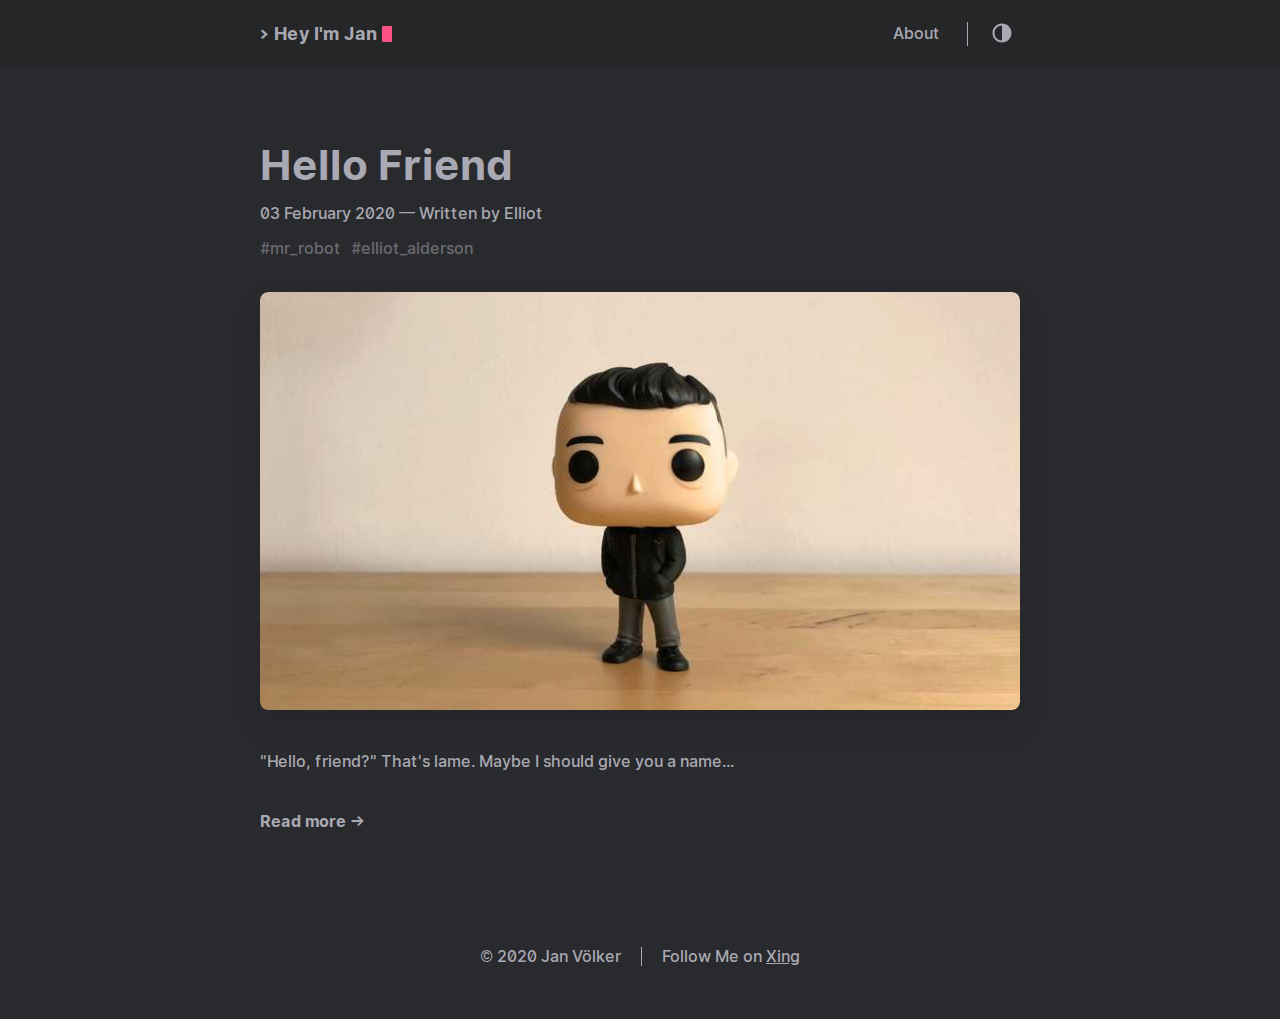
<file: index.html>
<!DOCTYPE html><html lang="en"><head><meta charSet="utf-8"/><meta http-equiv="x-ua-compatible" content="ie=edge"/><meta name="viewport" content="width=device-width, initial-scale=1, shrink-to-fit=no"/><style data-href="/styles.ecedd326101b31441eba.css">.icon-module--root--aZeph{display:inline-flex;align-items:center;justify-content:center}.icon-module--icon--1ihz7{fill:currentColor}.icon-module--label--fHC-f{position:relative;display:inline-block;margin-left:4px;line-height:1}.menu-module--mobileMenuContainer--T9wTN{display:none}@media (max-width:683px){.menu-module--mobileMenuContainer--T9wTN{display:flex}}.menu-module--desktopMenuContainer--3iXKR{display:block}@media (max-width:683px){.menu-module--desktopMenuContainer--3iXKR{display:none}}.menu-module--menu--dd4-Y{display:flex;flex:0 0 auto;align-items:center;justify-content:flex-start;max-width:100%;padding:0 15px;list-style:none;border-right:1px solid;margin:0 18px 0 auto}.menu-module--menu--dd4-Y li{margin:0 12px}.menu-module--menuTrigger--32seM{margin-right:10px;padding:0;line-height:0;background:none;color:inherit;border:none;box-shadow:none;outline:none;-webkit-appearance:none;-moz-appearance:none;appearance:none;cursor:pointer}.menu-module--menu--dd4-Y a{display:inline-block;margin-right:15px;text-decoration:none}.menu-module--menu--dd4-Y a:last-of-type{margin-right:0}.menu-module--mobileMenu--2VGmR{position:absolute;top:0;right:0;flex-direction:column;align-items:flex-start;background:#fafafa;margin:0;padding:0;text-align:left;list-style:none;border-radius:5px;overflow:hidden;z-index:99}.dark-theme .menu-module--mobileMenu--2VGmR{background:#252627}.menu-module--mobileMenu--2VGmR li{margin:0;white-space:nowrap}.menu-module--mobileMenu--2VGmR li a{display:block;padding:10px 15px}.menu-module--mobileMenuOverlay--2RcSs{position:fixed;top:0;bottom:0;left:0;right:0;background:rgba(0,0,0,.2);z-index:10}.menu-module--themeToggle--2E8ye{line-height:0;padding:0 5px}.menu-module--subMenuTrigger--1crdm,.menu-module--themeToggle--2E8ye{background:none;color:inherit;border:none;box-shadow:none;-webkit-appearance:none;-moz-appearance:none;appearance:none;outline:none}.menu-module--subMenuTrigger--1crdm{font-size:inherit;font-weight:inherit;margin:0 12px;padding:0;cursor:pointer}.menu-module--subMenu--3Rgj_{position:absolute;max-width:300px;background:#fafafa;box-shadow:0 8px 20px rgba(0,0,0,.12);margin:0;padding:5px;list-style:none;border-radius:5px;top:35px;right:70px;overflow:hidden;z-index:99}.dark-theme .menu-module--subMenu--3Rgj_{background:#3b3d42}.menu-module--subMenu--3Rgj_ li{text-align:left;margin:0;white-space:nowrap}.menu-module--subMenu--3Rgj_ li a{padding:10px}.menu-module--subMenu--3Rgj_ li:hover{background:rgba(0,0,0,.05);border-radius:3px;cursor:pointer}.dark-theme .menu-module--subMenu--3Rgj_ li:hover{background:rgba(0,0,0,.15)}.menu-module--subMenuOverlay--3TQRy{position:fixed;top:0;bottom:0;left:0;right:0;z-index:-1}.menu-module--menuArrow--1COMf{display:inline-block;font-family:Inter UI;margin-left:5px;transform:rotate(90deg)}.header-module--header--tFeG9{background:#fafafa;display:flex;align-items:center;justify-content:space-between;position:relative;padding:20px}.dark-theme .header-module--header--tFeG9{background:#252627}.header-module--header--tFeG9 a{text-decoration:none}.header-module--inner--7ao1M{justify-content:space-between;margin:0 auto;width:760px;max-width:100%}.header-module--inner--7ao1M,.header-module--logo--2kX-3{display:flex;align-items:center}.header-module--logo--2kX-3{text-decoration:none;font-weight:700}.header-module--logo--2kX-3 img{height:44px}.header-module--mark--J6C0c{margin-right:5px}.header-module--cursor--33Aoa{display:inline-block;width:10px;height:1rem;background:#fe5186;margin-left:5px;border-radius:1px;-webkit-animation:header-module--cursor--33Aoa 1s infinite;animation:header-module--cursor--33Aoa 1s infinite}.header-module--mark--J6C0c,.header-module--text--3UAQj{font-size:18px}.header-module--right--1Zeb6{display:flex;position:relative}@-webkit-keyframes header-module--cursor--33Aoa{0%{opacity:0}50%{opacity:1}to{opacity:0}}@keyframes header-module--cursor--33Aoa{0%{opacity:0}50%{opacity:1}to{opacity:0}}@font-face{font-family:Inter UI;font-style:normal;font-weight:400;src:url(/static/Inter-UI-Regular-ecf7c639683dfcb4868861e0c613c455.woff) format("woff")}@font-face{font-family:Inter UI;font-style:italic;font-weight:400;src:url(/static/Inter-UI-Italic-bcf654c7bea165e9dae257206c5521ad.woff) format("woff")}@font-face{font-family:Inter UI;font-style:normal;font-weight:600;src:url(/static/Inter-UI-Medium-48dfecfe37de0ef8f0e2c2d2e6992e9c.woff) format("woff")}@font-face{font-family:Inter UI;font-style:italic;font-weight:600;src:url(/static/Inter-UI-MediumItalic-a9eddc92c84c5f78fba1cb7d7833d31c.woff) format("woff")}@font-face{font-family:Inter UI;font-style:normal;font-weight:800;src:url(/static/Inter-UI-Bold-e2158f600a4b0175b73dfefb0d2fe8f8.woff) format("woff")}@font-face{font-family:Inter UI;font-style:italic;font-weight:800;src:url(/static/Inter-UI-BoldItalic-dbe4ec1d26d41331c91550939a7fd27f.woff) format("woff")}pre[class*=language-],pre[class*=language-]>code{color:#a9a9b3;background:none;font-family:Consolas,Monaco,Andale Mono,Ubuntu Mono,monospace;text-align:left;white-space:pre;word-spacing:normal;word-break:normal;word-wrap:normal;line-height:1.5;-moz-tab-size:4;-o-tab-size:4;tab-size:4;-webkit-hyphens:none;-ms-hyphens:none;hyphens:none}pre[class*=language-]{padding:1em;margin:.5em 0;overflow:auto;background:#1a1a1d!important;border-radius:8px}.token.block-comment,.token.cdata,.token.comment,.token.doctype,.token.prolog{color:hsla(0,0%,100%,.35)}.token.punctuation{color:#a9a9b3}.token.attr-name,.token.deleted,.token.namespace,.token.tag{color:#e2777a}.token.function-name{color:#6196cc}.token.boolean,.token.function,.token.number{color:#f08d49}.token.class-name,.token.constant,.token.property,.token.symbol{color:#f8c555}.token.atrule,.token.builtin,.token.important,.token.keyword,.token.selector{color:#cc99cd}.token.attr-value,.token.char,.token.regex,.token.string,.token.variable{color:#7ec699}.token.entity,.token.operator,.token.url{color:#67cdcc}.token.bold,.token.important{font-weight:700}.token.italic{font-style:italic}.token.entity{cursor:help}.token.inserted{color:green}pre[class*=language-].line-numbers{position:relative;padding-left:65px;counter-reset:linenumber}pre[class*=language-].line-numbers>code{position:relative;white-space:inherit}.line-numbers .line-numbers-rows{position:absolute;pointer-events:none;top:1em;font-size:100%;left:5px!important;width:3em!important;letter-spacing:-1px;border-right:1px solid;opacity:.5;-webkit-user-select:none;-moz-user-select:none;-ms-user-select:none;user-select:none}.line-numbers-rows>span{pointer-events:none;display:block;counter-increment:linenumber}.line-numbers-rows>span:before{content:counter(linenumber);color:#999;display:block;padding-right:.8em;text-align:right}div.code-toolbar{position:relative}div.code-toolbar>.toolbar{position:absolute;top:.3em;right:.2em;transition:opacity .3s ease-in-out;opacity:0}div.code-toolbar:hover>.toolbar{opacity:1}div.code-toolbar>.toolbar .toolbar-item{display:inline-block}div.code-toolbar>.toolbar a{cursor:pointer}div.code-toolbar>.toolbar button{background:none;border:0;color:inherit;font:inherit;line-height:normal;overflow:visible;padding:0;-webkit-user-select:none;-moz-user-select:none;-ms-user-select:none}div.code-toolbar>.toolbar a,div.code-toolbar>.toolbar button,div.code-toolbar>.toolbar span{color:#bbb;font-size:.8em;padding:0 .5em;background:#f5f2f0;background:hsla(0,0%,87.8%,.2);box-shadow:0 2px 0 0 rgba(0,0,0,.2);border-radius:.5em}div.code-toolbar>.toolbar a:focus,div.code-toolbar>.toolbar a:hover,div.code-toolbar>.toolbar button:focus,div.code-toolbar>.toolbar button:hover,div.code-toolbar>.toolbar span:focus,div.code-toolbar>.toolbar span:hover{color:inherit;text-decoration:none}.command-line-prompt{border-right:1px solid #999;display:block;float:left;font-size:100%;letter-spacing:-1px;margin-right:1em;pointer-events:none;-webkit-user-select:none;-moz-user-select:none;-ms-user-select:none;user-select:none}.command-line-prompt>span:before{color:#999;content:" ";display:block;padding-right:.8em}.command-line-prompt>span[data-user]:before{content:"[" attr(data-user) "@" attr(data-host) "] $"}.command-line-prompt>span[data-user=root]:before{content:"[" attr(data-user) "@" attr(data-host) "] #"}.command-line-prompt>span[data-prompt]:before{content:attr(data-prompt)}html{box-sizing:border-box}*,:after,:before{box-sizing:inherit}body{margin:0;padding:0;font-family:Inter UI,-apple-system,BlinkMacSystemFont,Roboto,Segoe UI,Helvetica,Arial,sans-serif;font-size:1rem;font-weight:600;line-height:1.54;background-color:#fff;color:#222;text-rendering:optimizeLegibility;-webkit-font-smoothing:antialiased;font-feature-settings:"liga","tnum","case","calt","zero","ss01","locl";-webkit-overflow-scrolling:touch;-webkit-text-size-adjust:100%}@media (max-width:683px){body{font-size:1rem}}body.dark-theme{background-color:#292a2d;color:#a9a9b3}h1,h2,h3,h4,h5,h6{display:flex;align-items:center;line-height:1.3}h1{font-size:2.625rem}h2{font-size:1.625rem}h3{font-size:1.375rem}h4{font-size:1.125rem}@media (max-width:683px){h1{font-size:2rem}h2{font-size:1.4rem}h3{font-size:1.15rem}h4{font-size:1.125rem}}a{color:inherit}img{display:block;max-width:100%}img.center,img.left{margin-right:auto}img.center,img.right{margin-left:auto}figure{display:table;max-width:100%;margin:25px 0}figure.center,figure.left{margin-right:auto}figure.center,figure.right{margin-left:auto}figure figcaption{font-size:14px;margin-top:5px;opacity:.8}figure figcaption.left{text-align:left}figure figcaption.center{text-align:center}figure figcaption.right{text-align:right}code{font-family:Consolas,Monaco,Andale Mono,Ubuntu Mono,monospace;font-feature-settings:normal;font-weight:400;background:#eaeaea;padding:1px 6px;margin:0 2px;border-radius:5px;font-size:.9rem}.dark-theme code{background:#3b3d42}pre{background:#1a1a1d;padding:20px;border-radius:8px;font-size:.9rem;overflow:auto}@media (max-width:683px){pre{white-space:pre-wrap;word-wrap:break-word}}pre code{background:none!important;color:#ccc;margin:0;padding:0;font-size:.9rem}blockquote{border-left:2px solid;margin:40px;padding:10px 20px}@media (max-width:683px){blockquote{margin:10px;padding:10px}}blockquote p:first-of-type{margin-top:0}blockquote p:last-of-type{margin-bottom:0}table{table-layout:fixed;border-collapse:collapse;width:100%;margin:40px 0;border-radius:5px}table,td,th{border:1px solid #222;padding:10px}.dark-theme table,.dark-theme td,.dark-theme th{border-color:#a9a9b3}th{background:#eaeaea}.dark-theme th{background:#3b3d42}ol,ul{margin-left:40px;padding:0}@media (max-width:683px){ol,ul{margin-left:20px}}ol ol{list-style-type:lower-alpha}button,input,textarea{font-family:Inter UI,-apple-system,BlinkMacSystemFont,Roboto,Segoe UI,Helvetica,Arial,sans-serif}.container{flex-direction:column;text-align:center}.container,.content{display:flex;justify-content:center}.content{flex-direction:column;flex:1 0 auto;align-items:center;margin:50px auto;width:100%;max-width:800px}@media (max-width:683px){.content{margin-top:0}}@media (max-width:899px){.content{max-width:660px}}hr{width:100%;border:none;background:#dcdcdc;height:1px}.dark-theme hr{background:#4a4b50}.infoBanner{text-align:left;margin:20px 0 40px;padding:10px 20px;border-radius:10px;width:calc(100% - 40px);background:#eaeaea}.dark-theme .infoBanner{background:#3b3d42}.infoBanner span{font-weight:700}.hidden{display:none}.embedVideo-container{position:relative;padding-bottom:56.25%;height:0;overflow:hidden}.embedVideo-container iframe{position:absolute;top:0;left:0;width:100%;height:100%;border:0}footer{font-size:1rem;text-align:center;margin-bottom:50px}@media (max-width:683px){footer{display:flex;flex-direction:column}}footer .footerCopyrights:not(:first-of-type){margin-left:20px;padding-left:20px;border-left:1px solid}@media (max-width:683px){footer .footerCopyrights:not(:first-of-type){margin:0;padding:0;border:none}}.navigation-module--navigation--3Zfju{display:flex;width:1024px;max-width:100%;margin:80px 0 40px}.navigation-module--button--28kp3,.navigation-module--navigation--3Zfju{align-items:center;justify-content:center}.navigation-module--button--28kp3{position:relative;display:inline-flex;background:#eaeaea;font-size:1rem;font-weight:700;border-radius:8px;max-width:40%;cursor:pointer;-webkit-appearance:none;-moz-appearance:none;appearance:none}.dark-theme .navigation-module--button--28kp3{background:#3b3d42}.navigation-module--button--28kp3+.navigation-module--button--28kp3{margin-left:10px}.navigation-module--button--28kp3 a{display:flex;padding:8px 16px;text-decoration:none}.navigation-module--button--28kp3 a,.navigation-module--buttonText--1Xod2{text-overflow:ellipsis;white-space:nowrap;overflow:hidden}.navigation-module--iconNext--3xyJ-{margin-left:8px}.navigation-module--iconPrev--23mg1{margin-right:8px}.post-module--post--28Mq2{width:100%;max-width:800px;text-align:left;padding:20px;margin:0 auto 20px}.post-module--post--28Mq2:not(:last-of-type){border-bottom:1px solid #dcdcdc}.dark-theme .post-module--post--28Mq2:not(:last-of-type){border-color:#4a4b50}@media (max-width:899px){.post-module--post--28Mq2{max-width:660px}}.post-module--post--28Mq2 h1{margin:0 0 10px}.post-module--post--28Mq2 img{border-radius:8px}.post-module--title--3XBo2 a{text-decoration:none}.post-module--coverImage--1GM7V{border-radius:8px;margin-bottom:40px;box-shadow:0 15px 30px rgba(0,0,0,.1)}.post-module--meta--3YtjE{font-size:1rem;margin-bottom:30px}.post-module--tags--3RbqF{margin-top:10px;opacity:.5}.post-module--tag--16U9p{margin-right:10px}.post-module--readMore--3zWML,.post-module--tag--16U9p{display:inline-block}.post-module--readMore--3zWML{text-decoration:none;font-weight:700;margin:20px 0;font-size:1rem}.post-module--postContent--1bfnt{position:relative}</style><meta name="generator" content="Gatsby 2.24.66"/><title data-react-helmet="true">Jan Völker</title><meta data-react-helmet="true" name="description" content="Meine persönliche Website."/><meta data-react-helmet="true" property="og:title" content="Jan Völker"/><meta data-react-helmet="true" property="og:description" content="Meine persönliche Website."/><meta data-react-helmet="true" property="og:type" content="website"/><meta data-react-helmet="true" name="twitter:card" content="summary"/><meta data-react-helmet="true" name="twitter:title" content="Jan Völker"/><meta data-react-helmet="true" name="twitter:description" content="Meine persönliche Website."/><meta data-react-helmet="true" name="twitter:creator" content="@janvoelker"/><meta data-react-helmet="true" name="keywords" content="gatsby, minimal, starter, blog, theme, dark, light, personal site"/><link rel="icon" href="/favicon-32x32.png?v=20d2ef53a71d2dd13985c679b0f8e708" type="image/png"/><link rel="manifest" href="/manifest.webmanifest" crossorigin="anonymous"/><meta name="theme-color" content="#292a2d"/><link rel="apple-touch-icon" sizes="48x48" href="/icons/icon-48x48.png?v=20d2ef53a71d2dd13985c679b0f8e708"/><link rel="apple-touch-icon" sizes="72x72" href="/icons/icon-72x72.png?v=20d2ef53a71d2dd13985c679b0f8e708"/><link rel="apple-touch-icon" sizes="96x96" href="/icons/icon-96x96.png?v=20d2ef53a71d2dd13985c679b0f8e708"/><link rel="apple-touch-icon" sizes="144x144" href="/icons/icon-144x144.png?v=20d2ef53a71d2dd13985c679b0f8e708"/><link rel="apple-touch-icon" sizes="192x192" href="/icons/icon-192x192.png?v=20d2ef53a71d2dd13985c679b0f8e708"/><link rel="apple-touch-icon" sizes="256x256" href="/icons/icon-256x256.png?v=20d2ef53a71d2dd13985c679b0f8e708"/><link rel="apple-touch-icon" sizes="384x384" href="/icons/icon-384x384.png?v=20d2ef53a71d2dd13985c679b0f8e708"/><link rel="apple-touch-icon" sizes="512x512" href="/icons/icon-512x512.png?v=20d2ef53a71d2dd13985c679b0f8e708"/><link as="script" rel="preload" href="/webpack-runtime-89828ccb762946466134.js"/><link as="script" rel="preload" href="/framework-de237a875aa45b276a9d.js"/><link as="script" rel="preload" href="/app-7ae72b1b0898654e4cb6.js"/><link as="script" rel="preload" href="/styles-407fe62976dc5310c43e.js"/><link as="script" rel="preload" href="/commons-eade70a5a147a292cbb4.js"/><link as="script" rel="preload" href="/23c3d3a3a2879427593569aafa02d04d4d5b9e2a-1496849b992a3062ed47.js"/><link as="script" rel="preload" href="/component---src-templates-index-js-3ac98b568bf41cff35cc.js"/><link as="fetch" rel="preload" href="/page-data/index/page-data.json" crossorigin="anonymous"/><link as="fetch" rel="preload" href="/page-data/sq/d/1425477374.json" crossorigin="anonymous"/><link as="fetch" rel="preload" href="/page-data/sq/d/3128451518.json" crossorigin="anonymous"/><link as="fetch" rel="preload" href="/page-data/app-data.json" crossorigin="anonymous"/></head><body class="dark-theme"><div id="___gatsby"><div style="outline:none" tabindex="-1" id="gatsby-focus-wrapper"><div class="container"><header class="header-module--header--tFeG9"><div class="header-module--inner--7ao1M"><a aria-current="page" class="" href="/"><div class="header-module--logo--2kX-3"><span class="header-module--mark--J6C0c">&gt;</span><span class="header-module--text--3UAQj">Hey I&#x27;m Jan</span><span class="header-module--cursor--33Aoa"></span></div></a><span class="header-module--right--1Zeb6"><div class="menu-module--mobileMenuContainer--T9wTN"><button class="menu-module--menuTrigger--32seM" style="color:inherit" type="button" aria-label="Menu"><span class="icon-module--root--aZeph" style="cursor:pointer" role="figure"><svg version="1.1" width="24" height="24" viewBox="0 0 48 48" xmlns="http://www.w3.org/2000/svg"><path d="M4 34H40V30H4V34ZM4 24H40V20H4V24ZM4 10V14H40V10H4Z" class="icon-module--icon--1ihz7"></path></svg></span></button></div><div class="menu-module--desktopMenuContainer--3iXKR"><ul class="menu-module--menu--dd4-Y"><li><a href="/about">About</a></li></ul></div><button class="menu-module--themeToggle--2E8ye" type="button" aria-label="Theme toggle"><span class="icon-module--root--aZeph" style="cursor:pointer" role="figure"><svg version="1.1" width="24" height="24" viewBox="0 0 48 48" xmlns="http://www.w3.org/2000/svg"><path d="M22 41C32.4934 41 41 32.4934 41 22C41 11.5066 32.4934 3 22
3C11.5066 3 3 11.5066 3 22C3 32.4934 11.5066 41 22 41ZM7 22C7
13.7157 13.7157 7 22 7V37C13.7157 37 7 30.2843 7 22Z" class="icon-module--icon--1ihz7"></path></svg></span></button></span></div></header><div class="content"><div class="post-module--post--28Mq2"><div class="post-module--postContent--1bfnt"><h1 class="post-module--title--3XBo2"><a href="/hello">Hello Friend</a></h1><div class="post-module--meta--3YtjE">03 February 2020<!-- --> <!-- -->— Written by <!-- -->Elliot<div class="post-module--tags--3RbqF"><a href="/tag/mr-robot/"><span class="post-module--tag--16U9p">#<!-- -->mr_robot</span></a><a href="/tag/elliot-alderson/"><span class="post-module--tag--16U9p">#<!-- -->elliot_alderson</span></a></div></div><div class="post-module--coverImage--1GM7V gatsby-image-wrapper" style="position:relative;overflow:hidden"><div aria-hidden="true" style="width:100%;padding-bottom:55%"></div><img aria-hidden="true" src="[data-uri]" alt="" style="position:absolute;top:0;left:0;width:100%;height:100%;object-fit:cover;object-position:center;opacity:1;transition-delay:500ms"/><noscript><picture><source srcset="/static/6871f6b27b75646eb567bc25cd7d7d24/f836f/hello.jpg 200w,
/static/6871f6b27b75646eb567bc25cd7d7d24/2244e/hello.jpg 400w,
/static/6871f6b27b75646eb567bc25cd7d7d24/14b42/hello.jpg 800w,
/static/6871f6b27b75646eb567bc25cd7d7d24/47498/hello.jpg 1200w" sizes="(max-width: 800px) 100vw, 800px" /><img loading="lazy" sizes="(max-width: 800px) 100vw, 800px" srcset="/static/6871f6b27b75646eb567bc25cd7d7d24/f836f/hello.jpg 200w,
/static/6871f6b27b75646eb567bc25cd7d7d24/2244e/hello.jpg 400w,
/static/6871f6b27b75646eb567bc25cd7d7d24/14b42/hello.jpg 800w,
/static/6871f6b27b75646eb567bc25cd7d7d24/47498/hello.jpg 1200w" src="/static/6871f6b27b75646eb567bc25cd7d7d24/14b42/hello.jpg" alt="" style="position:absolute;top:0;left:0;opacity:1;width:100%;height:100%;object-fit:cover;object-position:center"/></picture></noscript></div><p>&quot;Hello, friend?&quot; That&#x27;s lame. Maybe I should give you a name...</p><a class="post-module--readMore--3zWML" href="/hello">Read more →</a></div></div></div><footer><span class="footerCopyrights">© 2020 Jan Völker</span><span class="footerCopyrights">Follow Me on <a href="https://about:blank">Xing</a></span></footer></div></div><div id="gatsby-announcer" style="position:absolute;top:0;width:1px;height:1px;padding:0;overflow:hidden;clip:rect(0, 0, 0, 0);white-space:nowrap;border:0" aria-live="assertive" aria-atomic="true"></div></div><script id="gatsby-script-loader">/*<![CDATA[*/window.pagePath="/";/*]]>*/</script><script id="gatsby-chunk-mapping">/*<![CDATA[*/window.___chunkMapping={"polyfill":["/polyfill-2d069d8d80e7894666b5.js"],"app":["/app-7ae72b1b0898654e4cb6.js"],"component---src-pages-404-js":["/component---src-pages-404-js-376099c4d78d653dd7fc.js"],"component---src-templates-index-js":["/component---src-templates-index-js-3ac98b568bf41cff35cc.js"],"component---src-templates-page-js":["/component---src-templates-page-js-c7a446a030bb8270e9ab.js"],"component---src-templates-tags-js":["/component---src-templates-tags-js-441afca5a1ac0a103b00.js"]};/*]]>*/</script><script src="/polyfill-2d069d8d80e7894666b5.js" nomodule=""></script><script src="/component---src-templates-index-js-3ac98b568bf41cff35cc.js" async=""></script><script src="/23c3d3a3a2879427593569aafa02d04d4d5b9e2a-1496849b992a3062ed47.js" async=""></script><script src="/commons-eade70a5a147a292cbb4.js" async=""></script><script src="/styles-407fe62976dc5310c43e.js" async=""></script><script src="/app-7ae72b1b0898654e4cb6.js" async=""></script><script src="/framework-de237a875aa45b276a9d.js" async=""></script><script src="/webpack-runtime-89828ccb762946466134.js" async=""></script></body></html>
</file>
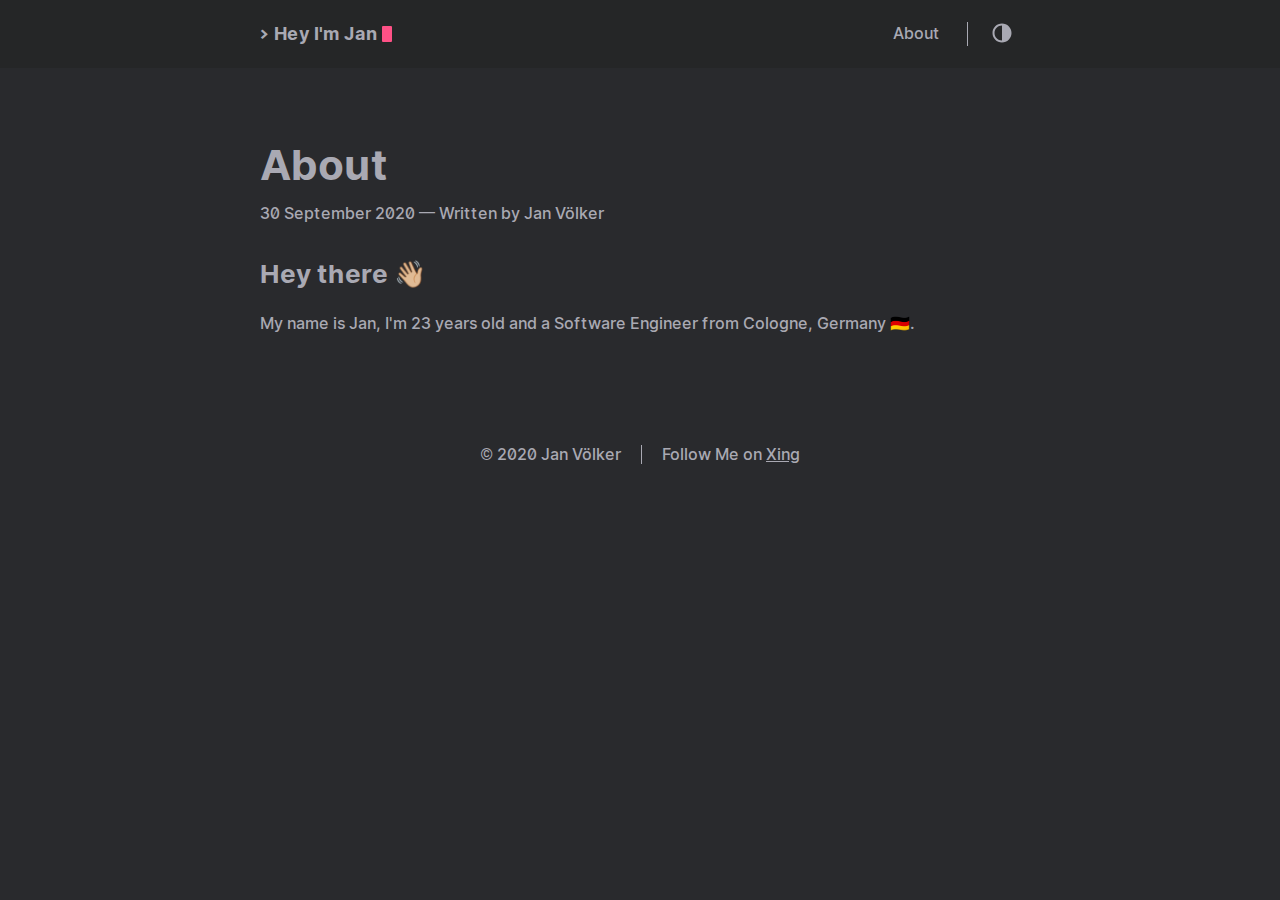
<file: about/index.html>
<!DOCTYPE html><html lang="en"><head><meta charSet="utf-8"/><meta http-equiv="x-ua-compatible" content="ie=edge"/><meta name="viewport" content="width=device-width, initial-scale=1, shrink-to-fit=no"/><style data-href="/styles.ecedd326101b31441eba.css">.icon-module--root--aZeph{display:inline-flex;align-items:center;justify-content:center}.icon-module--icon--1ihz7{fill:currentColor}.icon-module--label--fHC-f{position:relative;display:inline-block;margin-left:4px;line-height:1}.menu-module--mobileMenuContainer--T9wTN{display:none}@media (max-width:683px){.menu-module--mobileMenuContainer--T9wTN{display:flex}}.menu-module--desktopMenuContainer--3iXKR{display:block}@media (max-width:683px){.menu-module--desktopMenuContainer--3iXKR{display:none}}.menu-module--menu--dd4-Y{display:flex;flex:0 0 auto;align-items:center;justify-content:flex-start;max-width:100%;padding:0 15px;list-style:none;border-right:1px solid;margin:0 18px 0 auto}.menu-module--menu--dd4-Y li{margin:0 12px}.menu-module--menuTrigger--32seM{margin-right:10px;padding:0;line-height:0;background:none;color:inherit;border:none;box-shadow:none;outline:none;-webkit-appearance:none;-moz-appearance:none;appearance:none;cursor:pointer}.menu-module--menu--dd4-Y a{display:inline-block;margin-right:15px;text-decoration:none}.menu-module--menu--dd4-Y a:last-of-type{margin-right:0}.menu-module--mobileMenu--2VGmR{position:absolute;top:0;right:0;flex-direction:column;align-items:flex-start;background:#fafafa;margin:0;padding:0;text-align:left;list-style:none;border-radius:5px;overflow:hidden;z-index:99}.dark-theme .menu-module--mobileMenu--2VGmR{background:#252627}.menu-module--mobileMenu--2VGmR li{margin:0;white-space:nowrap}.menu-module--mobileMenu--2VGmR li a{display:block;padding:10px 15px}.menu-module--mobileMenuOverlay--2RcSs{position:fixed;top:0;bottom:0;left:0;right:0;background:rgba(0,0,0,.2);z-index:10}.menu-module--themeToggle--2E8ye{line-height:0;padding:0 5px}.menu-module--subMenuTrigger--1crdm,.menu-module--themeToggle--2E8ye{background:none;color:inherit;border:none;box-shadow:none;-webkit-appearance:none;-moz-appearance:none;appearance:none;outline:none}.menu-module--subMenuTrigger--1crdm{font-size:inherit;font-weight:inherit;margin:0 12px;padding:0;cursor:pointer}.menu-module--subMenu--3Rgj_{position:absolute;max-width:300px;background:#fafafa;box-shadow:0 8px 20px rgba(0,0,0,.12);margin:0;padding:5px;list-style:none;border-radius:5px;top:35px;right:70px;overflow:hidden;z-index:99}.dark-theme .menu-module--subMenu--3Rgj_{background:#3b3d42}.menu-module--subMenu--3Rgj_ li{text-align:left;margin:0;white-space:nowrap}.menu-module--subMenu--3Rgj_ li a{padding:10px}.menu-module--subMenu--3Rgj_ li:hover{background:rgba(0,0,0,.05);border-radius:3px;cursor:pointer}.dark-theme .menu-module--subMenu--3Rgj_ li:hover{background:rgba(0,0,0,.15)}.menu-module--subMenuOverlay--3TQRy{position:fixed;top:0;bottom:0;left:0;right:0;z-index:-1}.menu-module--menuArrow--1COMf{display:inline-block;font-family:Inter UI;margin-left:5px;transform:rotate(90deg)}.header-module--header--tFeG9{background:#fafafa;display:flex;align-items:center;justify-content:space-between;position:relative;padding:20px}.dark-theme .header-module--header--tFeG9{background:#252627}.header-module--header--tFeG9 a{text-decoration:none}.header-module--inner--7ao1M{justify-content:space-between;margin:0 auto;width:760px;max-width:100%}.header-module--inner--7ao1M,.header-module--logo--2kX-3{display:flex;align-items:center}.header-module--logo--2kX-3{text-decoration:none;font-weight:700}.header-module--logo--2kX-3 img{height:44px}.header-module--mark--J6C0c{margin-right:5px}.header-module--cursor--33Aoa{display:inline-block;width:10px;height:1rem;background:#fe5186;margin-left:5px;border-radius:1px;-webkit-animation:header-module--cursor--33Aoa 1s infinite;animation:header-module--cursor--33Aoa 1s infinite}.header-module--mark--J6C0c,.header-module--text--3UAQj{font-size:18px}.header-module--right--1Zeb6{display:flex;position:relative}@-webkit-keyframes header-module--cursor--33Aoa{0%{opacity:0}50%{opacity:1}to{opacity:0}}@keyframes header-module--cursor--33Aoa{0%{opacity:0}50%{opacity:1}to{opacity:0}}@font-face{font-family:Inter UI;font-style:normal;font-weight:400;src:url(/static/Inter-UI-Regular-ecf7c639683dfcb4868861e0c613c455.woff) format("woff")}@font-face{font-family:Inter UI;font-style:italic;font-weight:400;src:url(/static/Inter-UI-Italic-bcf654c7bea165e9dae257206c5521ad.woff) format("woff")}@font-face{font-family:Inter UI;font-style:normal;font-weight:600;src:url(/static/Inter-UI-Medium-48dfecfe37de0ef8f0e2c2d2e6992e9c.woff) format("woff")}@font-face{font-family:Inter UI;font-style:italic;font-weight:600;src:url(/static/Inter-UI-MediumItalic-a9eddc92c84c5f78fba1cb7d7833d31c.woff) format("woff")}@font-face{font-family:Inter UI;font-style:normal;font-weight:800;src:url(/static/Inter-UI-Bold-e2158f600a4b0175b73dfefb0d2fe8f8.woff) format("woff")}@font-face{font-family:Inter UI;font-style:italic;font-weight:800;src:url(/static/Inter-UI-BoldItalic-dbe4ec1d26d41331c91550939a7fd27f.woff) format("woff")}pre[class*=language-],pre[class*=language-]>code{color:#a9a9b3;background:none;font-family:Consolas,Monaco,Andale Mono,Ubuntu Mono,monospace;text-align:left;white-space:pre;word-spacing:normal;word-break:normal;word-wrap:normal;line-height:1.5;-moz-tab-size:4;-o-tab-size:4;tab-size:4;-webkit-hyphens:none;-ms-hyphens:none;hyphens:none}pre[class*=language-]{padding:1em;margin:.5em 0;overflow:auto;background:#1a1a1d!important;border-radius:8px}.token.block-comment,.token.cdata,.token.comment,.token.doctype,.token.prolog{color:hsla(0,0%,100%,.35)}.token.punctuation{color:#a9a9b3}.token.attr-name,.token.deleted,.token.namespace,.token.tag{color:#e2777a}.token.function-name{color:#6196cc}.token.boolean,.token.function,.token.number{color:#f08d49}.token.class-name,.token.constant,.token.property,.token.symbol{color:#f8c555}.token.atrule,.token.builtin,.token.important,.token.keyword,.token.selector{color:#cc99cd}.token.attr-value,.token.char,.token.regex,.token.string,.token.variable{color:#7ec699}.token.entity,.token.operator,.token.url{color:#67cdcc}.token.bold,.token.important{font-weight:700}.token.italic{font-style:italic}.token.entity{cursor:help}.token.inserted{color:green}pre[class*=language-].line-numbers{position:relative;padding-left:65px;counter-reset:linenumber}pre[class*=language-].line-numbers>code{position:relative;white-space:inherit}.line-numbers .line-numbers-rows{position:absolute;pointer-events:none;top:1em;font-size:100%;left:5px!important;width:3em!important;letter-spacing:-1px;border-right:1px solid;opacity:.5;-webkit-user-select:none;-moz-user-select:none;-ms-user-select:none;user-select:none}.line-numbers-rows>span{pointer-events:none;display:block;counter-increment:linenumber}.line-numbers-rows>span:before{content:counter(linenumber);color:#999;display:block;padding-right:.8em;text-align:right}div.code-toolbar{position:relative}div.code-toolbar>.toolbar{position:absolute;top:.3em;right:.2em;transition:opacity .3s ease-in-out;opacity:0}div.code-toolbar:hover>.toolbar{opacity:1}div.code-toolbar>.toolbar .toolbar-item{display:inline-block}div.code-toolbar>.toolbar a{cursor:pointer}div.code-toolbar>.toolbar button{background:none;border:0;color:inherit;font:inherit;line-height:normal;overflow:visible;padding:0;-webkit-user-select:none;-moz-user-select:none;-ms-user-select:none}div.code-toolbar>.toolbar a,div.code-toolbar>.toolbar button,div.code-toolbar>.toolbar span{color:#bbb;font-size:.8em;padding:0 .5em;background:#f5f2f0;background:hsla(0,0%,87.8%,.2);box-shadow:0 2px 0 0 rgba(0,0,0,.2);border-radius:.5em}div.code-toolbar>.toolbar a:focus,div.code-toolbar>.toolbar a:hover,div.code-toolbar>.toolbar button:focus,div.code-toolbar>.toolbar button:hover,div.code-toolbar>.toolbar span:focus,div.code-toolbar>.toolbar span:hover{color:inherit;text-decoration:none}.command-line-prompt{border-right:1px solid #999;display:block;float:left;font-size:100%;letter-spacing:-1px;margin-right:1em;pointer-events:none;-webkit-user-select:none;-moz-user-select:none;-ms-user-select:none;user-select:none}.command-line-prompt>span:before{color:#999;content:" ";display:block;padding-right:.8em}.command-line-prompt>span[data-user]:before{content:"[" attr(data-user) "@" attr(data-host) "] $"}.command-line-prompt>span[data-user=root]:before{content:"[" attr(data-user) "@" attr(data-host) "] #"}.command-line-prompt>span[data-prompt]:before{content:attr(data-prompt)}html{box-sizing:border-box}*,:after,:before{box-sizing:inherit}body{margin:0;padding:0;font-family:Inter UI,-apple-system,BlinkMacSystemFont,Roboto,Segoe UI,Helvetica,Arial,sans-serif;font-size:1rem;font-weight:600;line-height:1.54;background-color:#fff;color:#222;text-rendering:optimizeLegibility;-webkit-font-smoothing:antialiased;font-feature-settings:"liga","tnum","case","calt","zero","ss01","locl";-webkit-overflow-scrolling:touch;-webkit-text-size-adjust:100%}@media (max-width:683px){body{font-size:1rem}}body.dark-theme{background-color:#292a2d;color:#a9a9b3}h1,h2,h3,h4,h5,h6{display:flex;align-items:center;line-height:1.3}h1{font-size:2.625rem}h2{font-size:1.625rem}h3{font-size:1.375rem}h4{font-size:1.125rem}@media (max-width:683px){h1{font-size:2rem}h2{font-size:1.4rem}h3{font-size:1.15rem}h4{font-size:1.125rem}}a{color:inherit}img{display:block;max-width:100%}img.center,img.left{margin-right:auto}img.center,img.right{margin-left:auto}figure{display:table;max-width:100%;margin:25px 0}figure.center,figure.left{margin-right:auto}figure.center,figure.right{margin-left:auto}figure figcaption{font-size:14px;margin-top:5px;opacity:.8}figure figcaption.left{text-align:left}figure figcaption.center{text-align:center}figure figcaption.right{text-align:right}code{font-family:Consolas,Monaco,Andale Mono,Ubuntu Mono,monospace;font-feature-settings:normal;font-weight:400;background:#eaeaea;padding:1px 6px;margin:0 2px;border-radius:5px;font-size:.9rem}.dark-theme code{background:#3b3d42}pre{background:#1a1a1d;padding:20px;border-radius:8px;font-size:.9rem;overflow:auto}@media (max-width:683px){pre{white-space:pre-wrap;word-wrap:break-word}}pre code{background:none!important;color:#ccc;margin:0;padding:0;font-size:.9rem}blockquote{border-left:2px solid;margin:40px;padding:10px 20px}@media (max-width:683px){blockquote{margin:10px;padding:10px}}blockquote p:first-of-type{margin-top:0}blockquote p:last-of-type{margin-bottom:0}table{table-layout:fixed;border-collapse:collapse;width:100%;margin:40px 0;border-radius:5px}table,td,th{border:1px solid #222;padding:10px}.dark-theme table,.dark-theme td,.dark-theme th{border-color:#a9a9b3}th{background:#eaeaea}.dark-theme th{background:#3b3d42}ol,ul{margin-left:40px;padding:0}@media (max-width:683px){ol,ul{margin-left:20px}}ol ol{list-style-type:lower-alpha}button,input,textarea{font-family:Inter UI,-apple-system,BlinkMacSystemFont,Roboto,Segoe UI,Helvetica,Arial,sans-serif}.container{flex-direction:column;text-align:center}.container,.content{display:flex;justify-content:center}.content{flex-direction:column;flex:1 0 auto;align-items:center;margin:50px auto;width:100%;max-width:800px}@media (max-width:683px){.content{margin-top:0}}@media (max-width:899px){.content{max-width:660px}}hr{width:100%;border:none;background:#dcdcdc;height:1px}.dark-theme hr{background:#4a4b50}.infoBanner{text-align:left;margin:20px 0 40px;padding:10px 20px;border-radius:10px;width:calc(100% - 40px);background:#eaeaea}.dark-theme .infoBanner{background:#3b3d42}.infoBanner span{font-weight:700}.hidden{display:none}.embedVideo-container{position:relative;padding-bottom:56.25%;height:0;overflow:hidden}.embedVideo-container iframe{position:absolute;top:0;left:0;width:100%;height:100%;border:0}footer{font-size:1rem;text-align:center;margin-bottom:50px}@media (max-width:683px){footer{display:flex;flex-direction:column}}footer .footerCopyrights:not(:first-of-type){margin-left:20px;padding-left:20px;border-left:1px solid}@media (max-width:683px){footer .footerCopyrights:not(:first-of-type){margin:0;padding:0;border:none}}.navigation-module--navigation--3Zfju{display:flex;width:1024px;max-width:100%;margin:80px 0 40px}.navigation-module--button--28kp3,.navigation-module--navigation--3Zfju{align-items:center;justify-content:center}.navigation-module--button--28kp3{position:relative;display:inline-flex;background:#eaeaea;font-size:1rem;font-weight:700;border-radius:8px;max-width:40%;cursor:pointer;-webkit-appearance:none;-moz-appearance:none;appearance:none}.dark-theme .navigation-module--button--28kp3{background:#3b3d42}.navigation-module--button--28kp3+.navigation-module--button--28kp3{margin-left:10px}.navigation-module--button--28kp3 a{display:flex;padding:8px 16px;text-decoration:none}.navigation-module--button--28kp3 a,.navigation-module--buttonText--1Xod2{text-overflow:ellipsis;white-space:nowrap;overflow:hidden}.navigation-module--iconNext--3xyJ-{margin-left:8px}.navigation-module--iconPrev--23mg1{margin-right:8px}.post-module--post--28Mq2{width:100%;max-width:800px;text-align:left;padding:20px;margin:0 auto 20px}.post-module--post--28Mq2:not(:last-of-type){border-bottom:1px solid #dcdcdc}.dark-theme .post-module--post--28Mq2:not(:last-of-type){border-color:#4a4b50}@media (max-width:899px){.post-module--post--28Mq2{max-width:660px}}.post-module--post--28Mq2 h1{margin:0 0 10px}.post-module--post--28Mq2 img{border-radius:8px}.post-module--title--3XBo2 a{text-decoration:none}.post-module--coverImage--1GM7V{border-radius:8px;margin-bottom:40px;box-shadow:0 15px 30px rgba(0,0,0,.1)}.post-module--meta--3YtjE{font-size:1rem;margin-bottom:30px}.post-module--tags--3RbqF{margin-top:10px;opacity:.5}.post-module--tag--16U9p{margin-right:10px}.post-module--readMore--3zWML,.post-module--tag--16U9p{display:inline-block}.post-module--readMore--3zWML{text-decoration:none;font-weight:700;margin:20px 0;font-size:1rem}.post-module--postContent--1bfnt{position:relative}</style><meta name="generator" content="Gatsby 2.24.66"/><title data-react-helmet="true">About :: Jan Völker</title><meta data-react-helmet="true" name="description" content="Hey there 👋🏼 My name is Jan, I&#x27;m 23 years old and a Software Engineer from Cologne, Germany 🇩🇪."/><meta data-react-helmet="true" property="og:title" content="About"/><meta data-react-helmet="true" property="og:description" content="Hey there 👋🏼 My name is Jan, I&#x27;m 23 years old and a Software Engineer from Cologne, Germany 🇩🇪."/><meta data-react-helmet="true" property="og:type" content="website"/><meta data-react-helmet="true" name="twitter:card" content="summary"/><meta data-react-helmet="true" name="twitter:title" content="About"/><meta data-react-helmet="true" name="twitter:description" content="Hey there 👋🏼 My name is Jan, I&#x27;m 23 years old and a Software Engineer from Cologne, Germany 🇩🇪."/><meta data-react-helmet="true" name="twitter:creator" content="@janvoelker"/><meta data-react-helmet="true" name="keywords" content="gatsby, minimal, starter, blog, theme, dark, light, personal site"/><link rel="icon" href="/favicon-32x32.png?v=20d2ef53a71d2dd13985c679b0f8e708" type="image/png"/><link rel="manifest" href="/manifest.webmanifest" crossorigin="anonymous"/><meta name="theme-color" content="#292a2d"/><link rel="apple-touch-icon" sizes="48x48" href="/icons/icon-48x48.png?v=20d2ef53a71d2dd13985c679b0f8e708"/><link rel="apple-touch-icon" sizes="72x72" href="/icons/icon-72x72.png?v=20d2ef53a71d2dd13985c679b0f8e708"/><link rel="apple-touch-icon" sizes="96x96" href="/icons/icon-96x96.png?v=20d2ef53a71d2dd13985c679b0f8e708"/><link rel="apple-touch-icon" sizes="144x144" href="/icons/icon-144x144.png?v=20d2ef53a71d2dd13985c679b0f8e708"/><link rel="apple-touch-icon" sizes="192x192" href="/icons/icon-192x192.png?v=20d2ef53a71d2dd13985c679b0f8e708"/><link rel="apple-touch-icon" sizes="256x256" href="/icons/icon-256x256.png?v=20d2ef53a71d2dd13985c679b0f8e708"/><link rel="apple-touch-icon" sizes="384x384" href="/icons/icon-384x384.png?v=20d2ef53a71d2dd13985c679b0f8e708"/><link rel="apple-touch-icon" sizes="512x512" href="/icons/icon-512x512.png?v=20d2ef53a71d2dd13985c679b0f8e708"/><link as="script" rel="preload" href="/webpack-runtime-89828ccb762946466134.js"/><link as="script" rel="preload" href="/framework-de237a875aa45b276a9d.js"/><link as="script" rel="preload" href="/app-7ae72b1b0898654e4cb6.js"/><link as="script" rel="preload" href="/styles-407fe62976dc5310c43e.js"/><link as="script" rel="preload" href="/commons-eade70a5a147a292cbb4.js"/><link as="script" rel="preload" href="/23c3d3a3a2879427593569aafa02d04d4d5b9e2a-1496849b992a3062ed47.js"/><link as="script" rel="preload" href="/component---src-templates-page-js-c7a446a030bb8270e9ab.js"/><link as="fetch" rel="preload" href="/page-data/about/page-data.json" crossorigin="anonymous"/><link as="fetch" rel="preload" href="/page-data/sq/d/1425477374.json" crossorigin="anonymous"/><link as="fetch" rel="preload" href="/page-data/sq/d/3128451518.json" crossorigin="anonymous"/><link as="fetch" rel="preload" href="/page-data/app-data.json" crossorigin="anonymous"/></head><body class="dark-theme"><div id="___gatsby"><div style="outline:none" tabindex="-1" id="gatsby-focus-wrapper"><div class="container"><header class="header-module--header--tFeG9"><div class="header-module--inner--7ao1M"><a href="/"><div class="header-module--logo--2kX-3"><span class="header-module--mark--J6C0c">&gt;</span><span class="header-module--text--3UAQj">Hey I&#x27;m Jan</span><span class="header-module--cursor--33Aoa"></span></div></a><span class="header-module--right--1Zeb6"><div class="menu-module--mobileMenuContainer--T9wTN"><button class="menu-module--menuTrigger--32seM" style="color:inherit" type="button" aria-label="Menu"><span class="icon-module--root--aZeph" style="cursor:pointer" role="figure"><svg version="1.1" width="24" height="24" viewBox="0 0 48 48" xmlns="http://www.w3.org/2000/svg"><path d="M4 34H40V30H4V34ZM4 24H40V20H4V24ZM4 10V14H40V10H4Z" class="icon-module--icon--1ihz7"></path></svg></span></button></div><div class="menu-module--desktopMenuContainer--3iXKR"><ul class="menu-module--menu--dd4-Y"><li><a aria-current="page" class="" href="/about">About</a></li></ul></div><button class="menu-module--themeToggle--2E8ye" type="button" aria-label="Theme toggle"><span class="icon-module--root--aZeph" style="cursor:pointer" role="figure"><svg version="1.1" width="24" height="24" viewBox="0 0 48 48" xmlns="http://www.w3.org/2000/svg"><path d="M22 41C32.4934 41 41 32.4934 41 22C41 11.5066 32.4934 3 22
3C11.5066 3 3 11.5066 3 22C3 32.4934 11.5066 41 22 41ZM7 22C7
13.7157 13.7157 7 22 7V37C13.7157 37 7 30.2843 7 22Z" class="icon-module--icon--1ihz7"></path></svg></span></button></span></div></header><div class="content"><div class="post-module--post--28Mq2"><div class="post-module--postContent--1bfnt"><h1 class="post-module--title--3XBo2">About</h1><div class="post-module--meta--3YtjE">30 September 2020<!-- --> <!-- -->— Written by <!-- -->Jan Völker</div><div><h2>Hey there 👋🏼</h2>
<p>My name is Jan, I'm 23 years old and a Software Engineer from Cologne, Germany 🇩🇪.</p></div></div></div></div><footer><span class="footerCopyrights">© 2020 Jan Völker</span><span class="footerCopyrights">Follow Me on <a href="https://about:blank">Xing</a></span></footer></div></div><div id="gatsby-announcer" style="position:absolute;top:0;width:1px;height:1px;padding:0;overflow:hidden;clip:rect(0, 0, 0, 0);white-space:nowrap;border:0" aria-live="assertive" aria-atomic="true"></div></div><script id="gatsby-script-loader">/*<![CDATA[*/window.pagePath="/about";/*]]>*/</script><script id="gatsby-chunk-mapping">/*<![CDATA[*/window.___chunkMapping={"polyfill":["/polyfill-2d069d8d80e7894666b5.js"],"app":["/app-7ae72b1b0898654e4cb6.js"],"component---src-pages-404-js":["/component---src-pages-404-js-376099c4d78d653dd7fc.js"],"component---src-templates-index-js":["/component---src-templates-index-js-3ac98b568bf41cff35cc.js"],"component---src-templates-page-js":["/component---src-templates-page-js-c7a446a030bb8270e9ab.js"],"component---src-templates-tags-js":["/component---src-templates-tags-js-441afca5a1ac0a103b00.js"]};/*]]>*/</script><script src="/polyfill-2d069d8d80e7894666b5.js" nomodule=""></script><script src="/component---src-templates-page-js-c7a446a030bb8270e9ab.js" async=""></script><script src="/23c3d3a3a2879427593569aafa02d04d4d5b9e2a-1496849b992a3062ed47.js" async=""></script><script src="/commons-eade70a5a147a292cbb4.js" async=""></script><script src="/styles-407fe62976dc5310c43e.js" async=""></script><script src="/app-7ae72b1b0898654e4cb6.js" async=""></script><script src="/framework-de237a875aa45b276a9d.js" async=""></script><script src="/webpack-runtime-89828ccb762946466134.js" async=""></script></body></html>
</file>
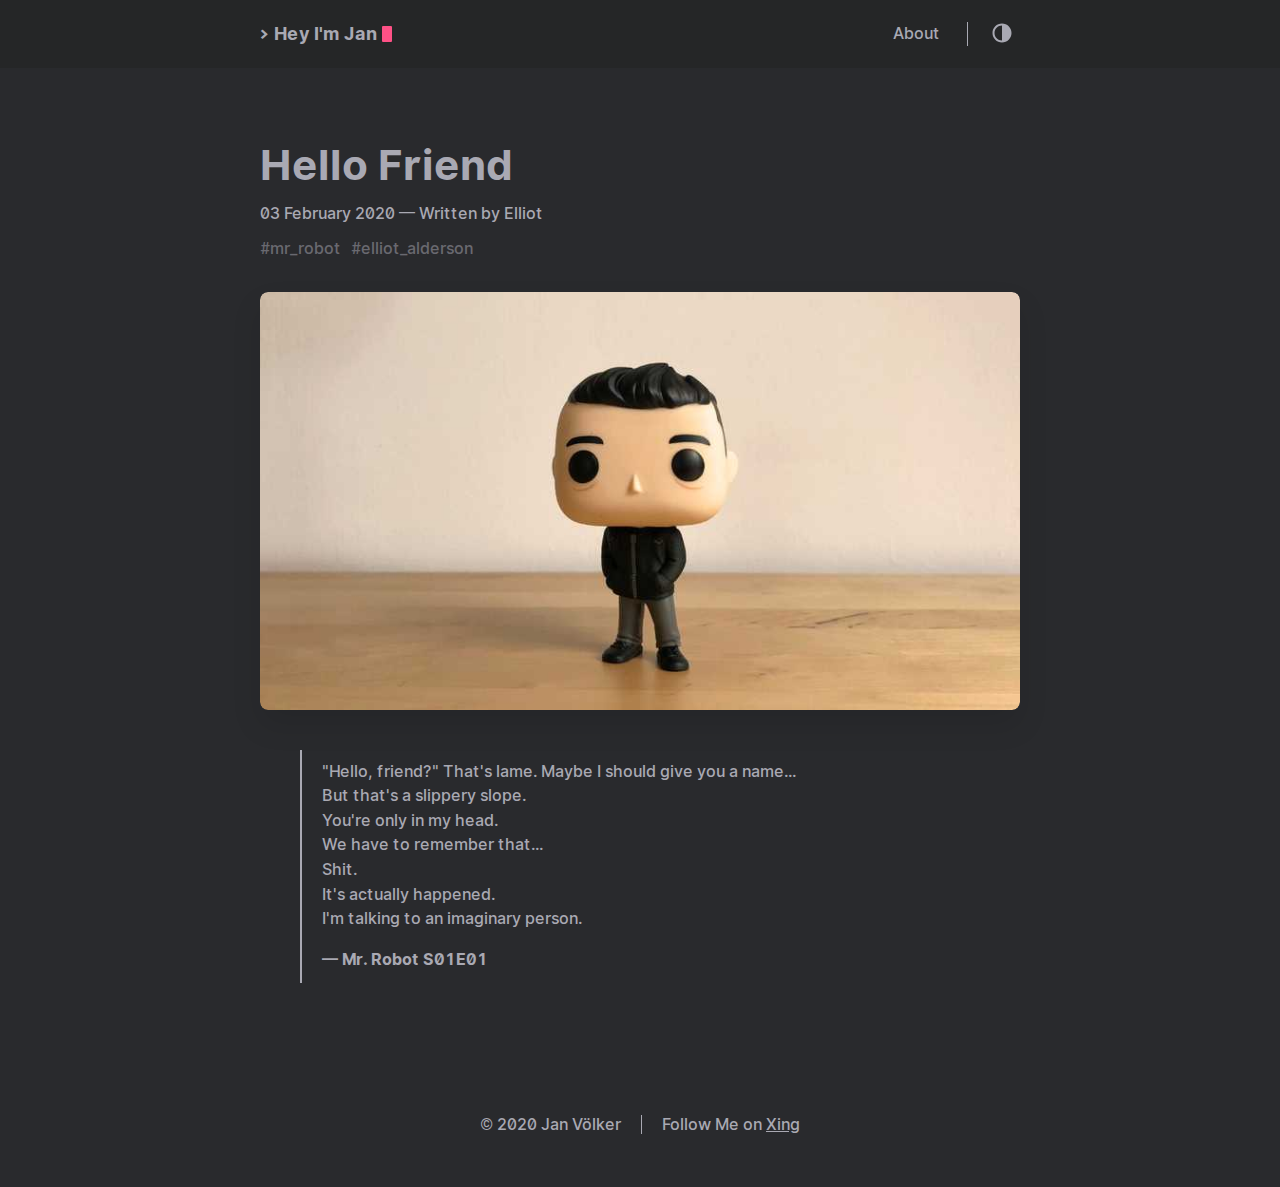
<file: hello/index.html>
<!DOCTYPE html><html lang="en"><head><meta charSet="utf-8"/><meta http-equiv="x-ua-compatible" content="ie=edge"/><meta name="viewport" content="width=device-width, initial-scale=1, shrink-to-fit=no"/><style data-href="/styles.ecedd326101b31441eba.css">.icon-module--root--aZeph{display:inline-flex;align-items:center;justify-content:center}.icon-module--icon--1ihz7{fill:currentColor}.icon-module--label--fHC-f{position:relative;display:inline-block;margin-left:4px;line-height:1}.menu-module--mobileMenuContainer--T9wTN{display:none}@media (max-width:683px){.menu-module--mobileMenuContainer--T9wTN{display:flex}}.menu-module--desktopMenuContainer--3iXKR{display:block}@media (max-width:683px){.menu-module--desktopMenuContainer--3iXKR{display:none}}.menu-module--menu--dd4-Y{display:flex;flex:0 0 auto;align-items:center;justify-content:flex-start;max-width:100%;padding:0 15px;list-style:none;border-right:1px solid;margin:0 18px 0 auto}.menu-module--menu--dd4-Y li{margin:0 12px}.menu-module--menuTrigger--32seM{margin-right:10px;padding:0;line-height:0;background:none;color:inherit;border:none;box-shadow:none;outline:none;-webkit-appearance:none;-moz-appearance:none;appearance:none;cursor:pointer}.menu-module--menu--dd4-Y a{display:inline-block;margin-right:15px;text-decoration:none}.menu-module--menu--dd4-Y a:last-of-type{margin-right:0}.menu-module--mobileMenu--2VGmR{position:absolute;top:0;right:0;flex-direction:column;align-items:flex-start;background:#fafafa;margin:0;padding:0;text-align:left;list-style:none;border-radius:5px;overflow:hidden;z-index:99}.dark-theme .menu-module--mobileMenu--2VGmR{background:#252627}.menu-module--mobileMenu--2VGmR li{margin:0;white-space:nowrap}.menu-module--mobileMenu--2VGmR li a{display:block;padding:10px 15px}.menu-module--mobileMenuOverlay--2RcSs{position:fixed;top:0;bottom:0;left:0;right:0;background:rgba(0,0,0,.2);z-index:10}.menu-module--themeToggle--2E8ye{line-height:0;padding:0 5px}.menu-module--subMenuTrigger--1crdm,.menu-module--themeToggle--2E8ye{background:none;color:inherit;border:none;box-shadow:none;-webkit-appearance:none;-moz-appearance:none;appearance:none;outline:none}.menu-module--subMenuTrigger--1crdm{font-size:inherit;font-weight:inherit;margin:0 12px;padding:0;cursor:pointer}.menu-module--subMenu--3Rgj_{position:absolute;max-width:300px;background:#fafafa;box-shadow:0 8px 20px rgba(0,0,0,.12);margin:0;padding:5px;list-style:none;border-radius:5px;top:35px;right:70px;overflow:hidden;z-index:99}.dark-theme .menu-module--subMenu--3Rgj_{background:#3b3d42}.menu-module--subMenu--3Rgj_ li{text-align:left;margin:0;white-space:nowrap}.menu-module--subMenu--3Rgj_ li a{padding:10px}.menu-module--subMenu--3Rgj_ li:hover{background:rgba(0,0,0,.05);border-radius:3px;cursor:pointer}.dark-theme .menu-module--subMenu--3Rgj_ li:hover{background:rgba(0,0,0,.15)}.menu-module--subMenuOverlay--3TQRy{position:fixed;top:0;bottom:0;left:0;right:0;z-index:-1}.menu-module--menuArrow--1COMf{display:inline-block;font-family:Inter UI;margin-left:5px;transform:rotate(90deg)}.header-module--header--tFeG9{background:#fafafa;display:flex;align-items:center;justify-content:space-between;position:relative;padding:20px}.dark-theme .header-module--header--tFeG9{background:#252627}.header-module--header--tFeG9 a{text-decoration:none}.header-module--inner--7ao1M{justify-content:space-between;margin:0 auto;width:760px;max-width:100%}.header-module--inner--7ao1M,.header-module--logo--2kX-3{display:flex;align-items:center}.header-module--logo--2kX-3{text-decoration:none;font-weight:700}.header-module--logo--2kX-3 img{height:44px}.header-module--mark--J6C0c{margin-right:5px}.header-module--cursor--33Aoa{display:inline-block;width:10px;height:1rem;background:#fe5186;margin-left:5px;border-radius:1px;-webkit-animation:header-module--cursor--33Aoa 1s infinite;animation:header-module--cursor--33Aoa 1s infinite}.header-module--mark--J6C0c,.header-module--text--3UAQj{font-size:18px}.header-module--right--1Zeb6{display:flex;position:relative}@-webkit-keyframes header-module--cursor--33Aoa{0%{opacity:0}50%{opacity:1}to{opacity:0}}@keyframes header-module--cursor--33Aoa{0%{opacity:0}50%{opacity:1}to{opacity:0}}@font-face{font-family:Inter UI;font-style:normal;font-weight:400;src:url(/static/Inter-UI-Regular-ecf7c639683dfcb4868861e0c613c455.woff) format("woff")}@font-face{font-family:Inter UI;font-style:italic;font-weight:400;src:url(/static/Inter-UI-Italic-bcf654c7bea165e9dae257206c5521ad.woff) format("woff")}@font-face{font-family:Inter UI;font-style:normal;font-weight:600;src:url(/static/Inter-UI-Medium-48dfecfe37de0ef8f0e2c2d2e6992e9c.woff) format("woff")}@font-face{font-family:Inter UI;font-style:italic;font-weight:600;src:url(/static/Inter-UI-MediumItalic-a9eddc92c84c5f78fba1cb7d7833d31c.woff) format("woff")}@font-face{font-family:Inter UI;font-style:normal;font-weight:800;src:url(/static/Inter-UI-Bold-e2158f600a4b0175b73dfefb0d2fe8f8.woff) format("woff")}@font-face{font-family:Inter UI;font-style:italic;font-weight:800;src:url(/static/Inter-UI-BoldItalic-dbe4ec1d26d41331c91550939a7fd27f.woff) format("woff")}pre[class*=language-],pre[class*=language-]>code{color:#a9a9b3;background:none;font-family:Consolas,Monaco,Andale Mono,Ubuntu Mono,monospace;text-align:left;white-space:pre;word-spacing:normal;word-break:normal;word-wrap:normal;line-height:1.5;-moz-tab-size:4;-o-tab-size:4;tab-size:4;-webkit-hyphens:none;-ms-hyphens:none;hyphens:none}pre[class*=language-]{padding:1em;margin:.5em 0;overflow:auto;background:#1a1a1d!important;border-radius:8px}.token.block-comment,.token.cdata,.token.comment,.token.doctype,.token.prolog{color:hsla(0,0%,100%,.35)}.token.punctuation{color:#a9a9b3}.token.attr-name,.token.deleted,.token.namespace,.token.tag{color:#e2777a}.token.function-name{color:#6196cc}.token.boolean,.token.function,.token.number{color:#f08d49}.token.class-name,.token.constant,.token.property,.token.symbol{color:#f8c555}.token.atrule,.token.builtin,.token.important,.token.keyword,.token.selector{color:#cc99cd}.token.attr-value,.token.char,.token.regex,.token.string,.token.variable{color:#7ec699}.token.entity,.token.operator,.token.url{color:#67cdcc}.token.bold,.token.important{font-weight:700}.token.italic{font-style:italic}.token.entity{cursor:help}.token.inserted{color:green}pre[class*=language-].line-numbers{position:relative;padding-left:65px;counter-reset:linenumber}pre[class*=language-].line-numbers>code{position:relative;white-space:inherit}.line-numbers .line-numbers-rows{position:absolute;pointer-events:none;top:1em;font-size:100%;left:5px!important;width:3em!important;letter-spacing:-1px;border-right:1px solid;opacity:.5;-webkit-user-select:none;-moz-user-select:none;-ms-user-select:none;user-select:none}.line-numbers-rows>span{pointer-events:none;display:block;counter-increment:linenumber}.line-numbers-rows>span:before{content:counter(linenumber);color:#999;display:block;padding-right:.8em;text-align:right}div.code-toolbar{position:relative}div.code-toolbar>.toolbar{position:absolute;top:.3em;right:.2em;transition:opacity .3s ease-in-out;opacity:0}div.code-toolbar:hover>.toolbar{opacity:1}div.code-toolbar>.toolbar .toolbar-item{display:inline-block}div.code-toolbar>.toolbar a{cursor:pointer}div.code-toolbar>.toolbar button{background:none;border:0;color:inherit;font:inherit;line-height:normal;overflow:visible;padding:0;-webkit-user-select:none;-moz-user-select:none;-ms-user-select:none}div.code-toolbar>.toolbar a,div.code-toolbar>.toolbar button,div.code-toolbar>.toolbar span{color:#bbb;font-size:.8em;padding:0 .5em;background:#f5f2f0;background:hsla(0,0%,87.8%,.2);box-shadow:0 2px 0 0 rgba(0,0,0,.2);border-radius:.5em}div.code-toolbar>.toolbar a:focus,div.code-toolbar>.toolbar a:hover,div.code-toolbar>.toolbar button:focus,div.code-toolbar>.toolbar button:hover,div.code-toolbar>.toolbar span:focus,div.code-toolbar>.toolbar span:hover{color:inherit;text-decoration:none}.command-line-prompt{border-right:1px solid #999;display:block;float:left;font-size:100%;letter-spacing:-1px;margin-right:1em;pointer-events:none;-webkit-user-select:none;-moz-user-select:none;-ms-user-select:none;user-select:none}.command-line-prompt>span:before{color:#999;content:" ";display:block;padding-right:.8em}.command-line-prompt>span[data-user]:before{content:"[" attr(data-user) "@" attr(data-host) "] $"}.command-line-prompt>span[data-user=root]:before{content:"[" attr(data-user) "@" attr(data-host) "] #"}.command-line-prompt>span[data-prompt]:before{content:attr(data-prompt)}html{box-sizing:border-box}*,:after,:before{box-sizing:inherit}body{margin:0;padding:0;font-family:Inter UI,-apple-system,BlinkMacSystemFont,Roboto,Segoe UI,Helvetica,Arial,sans-serif;font-size:1rem;font-weight:600;line-height:1.54;background-color:#fff;color:#222;text-rendering:optimizeLegibility;-webkit-font-smoothing:antialiased;font-feature-settings:"liga","tnum","case","calt","zero","ss01","locl";-webkit-overflow-scrolling:touch;-webkit-text-size-adjust:100%}@media (max-width:683px){body{font-size:1rem}}body.dark-theme{background-color:#292a2d;color:#a9a9b3}h1,h2,h3,h4,h5,h6{display:flex;align-items:center;line-height:1.3}h1{font-size:2.625rem}h2{font-size:1.625rem}h3{font-size:1.375rem}h4{font-size:1.125rem}@media (max-width:683px){h1{font-size:2rem}h2{font-size:1.4rem}h3{font-size:1.15rem}h4{font-size:1.125rem}}a{color:inherit}img{display:block;max-width:100%}img.center,img.left{margin-right:auto}img.center,img.right{margin-left:auto}figure{display:table;max-width:100%;margin:25px 0}figure.center,figure.left{margin-right:auto}figure.center,figure.right{margin-left:auto}figure figcaption{font-size:14px;margin-top:5px;opacity:.8}figure figcaption.left{text-align:left}figure figcaption.center{text-align:center}figure figcaption.right{text-align:right}code{font-family:Consolas,Monaco,Andale Mono,Ubuntu Mono,monospace;font-feature-settings:normal;font-weight:400;background:#eaeaea;padding:1px 6px;margin:0 2px;border-radius:5px;font-size:.9rem}.dark-theme code{background:#3b3d42}pre{background:#1a1a1d;padding:20px;border-radius:8px;font-size:.9rem;overflow:auto}@media (max-width:683px){pre{white-space:pre-wrap;word-wrap:break-word}}pre code{background:none!important;color:#ccc;margin:0;padding:0;font-size:.9rem}blockquote{border-left:2px solid;margin:40px;padding:10px 20px}@media (max-width:683px){blockquote{margin:10px;padding:10px}}blockquote p:first-of-type{margin-top:0}blockquote p:last-of-type{margin-bottom:0}table{table-layout:fixed;border-collapse:collapse;width:100%;margin:40px 0;border-radius:5px}table,td,th{border:1px solid #222;padding:10px}.dark-theme table,.dark-theme td,.dark-theme th{border-color:#a9a9b3}th{background:#eaeaea}.dark-theme th{background:#3b3d42}ol,ul{margin-left:40px;padding:0}@media (max-width:683px){ol,ul{margin-left:20px}}ol ol{list-style-type:lower-alpha}button,input,textarea{font-family:Inter UI,-apple-system,BlinkMacSystemFont,Roboto,Segoe UI,Helvetica,Arial,sans-serif}.container{flex-direction:column;text-align:center}.container,.content{display:flex;justify-content:center}.content{flex-direction:column;flex:1 0 auto;align-items:center;margin:50px auto;width:100%;max-width:800px}@media (max-width:683px){.content{margin-top:0}}@media (max-width:899px){.content{max-width:660px}}hr{width:100%;border:none;background:#dcdcdc;height:1px}.dark-theme hr{background:#4a4b50}.infoBanner{text-align:left;margin:20px 0 40px;padding:10px 20px;border-radius:10px;width:calc(100% - 40px);background:#eaeaea}.dark-theme .infoBanner{background:#3b3d42}.infoBanner span{font-weight:700}.hidden{display:none}.embedVideo-container{position:relative;padding-bottom:56.25%;height:0;overflow:hidden}.embedVideo-container iframe{position:absolute;top:0;left:0;width:100%;height:100%;border:0}footer{font-size:1rem;text-align:center;margin-bottom:50px}@media (max-width:683px){footer{display:flex;flex-direction:column}}footer .footerCopyrights:not(:first-of-type){margin-left:20px;padding-left:20px;border-left:1px solid}@media (max-width:683px){footer .footerCopyrights:not(:first-of-type){margin:0;padding:0;border:none}}.navigation-module--navigation--3Zfju{display:flex;width:1024px;max-width:100%;margin:80px 0 40px}.navigation-module--button--28kp3,.navigation-module--navigation--3Zfju{align-items:center;justify-content:center}.navigation-module--button--28kp3{position:relative;display:inline-flex;background:#eaeaea;font-size:1rem;font-weight:700;border-radius:8px;max-width:40%;cursor:pointer;-webkit-appearance:none;-moz-appearance:none;appearance:none}.dark-theme .navigation-module--button--28kp3{background:#3b3d42}.navigation-module--button--28kp3+.navigation-module--button--28kp3{margin-left:10px}.navigation-module--button--28kp3 a{display:flex;padding:8px 16px;text-decoration:none}.navigation-module--button--28kp3 a,.navigation-module--buttonText--1Xod2{text-overflow:ellipsis;white-space:nowrap;overflow:hidden}.navigation-module--iconNext--3xyJ-{margin-left:8px}.navigation-module--iconPrev--23mg1{margin-right:8px}.post-module--post--28Mq2{width:100%;max-width:800px;text-align:left;padding:20px;margin:0 auto 20px}.post-module--post--28Mq2:not(:last-of-type){border-bottom:1px solid #dcdcdc}.dark-theme .post-module--post--28Mq2:not(:last-of-type){border-color:#4a4b50}@media (max-width:899px){.post-module--post--28Mq2{max-width:660px}}.post-module--post--28Mq2 h1{margin:0 0 10px}.post-module--post--28Mq2 img{border-radius:8px}.post-module--title--3XBo2 a{text-decoration:none}.post-module--coverImage--1GM7V{border-radius:8px;margin-bottom:40px;box-shadow:0 15px 30px rgba(0,0,0,.1)}.post-module--meta--3YtjE{font-size:1rem;margin-bottom:30px}.post-module--tags--3RbqF{margin-top:10px;opacity:.5}.post-module--tag--16U9p{margin-right:10px}.post-module--readMore--3zWML,.post-module--tag--16U9p{display:inline-block}.post-module--readMore--3zWML{text-decoration:none;font-weight:700;margin:20px 0;font-size:1rem}.post-module--postContent--1bfnt{position:relative}</style><meta name="generator" content="Gatsby 2.24.66"/><title data-react-helmet="true">Hello Friend :: Jan Völker</title><meta data-react-helmet="true" name="description" content="&quot;Hello, friend?&quot; That&#x27;s lame. Maybe I should give you a name..."/><meta data-react-helmet="true" property="og:title" content="Hello Friend"/><meta data-react-helmet="true" property="og:description" content="&quot;Hello, friend?&quot; That&#x27;s lame. Maybe I should give you a name..."/><meta data-react-helmet="true" property="og:type" content="website"/><meta data-react-helmet="true" name="twitter:card" content="summary"/><meta data-react-helmet="true" name="twitter:title" content="Hello Friend"/><meta data-react-helmet="true" name="twitter:description" content="&quot;Hello, friend?&quot; That&#x27;s lame. Maybe I should give you a name..."/><meta data-react-helmet="true" name="twitter:creator" content="@janvoelker"/><meta data-react-helmet="true" name="keywords" content="gatsby, minimal, starter, blog, theme, dark, light, personal site"/><link rel="icon" href="/favicon-32x32.png?v=20d2ef53a71d2dd13985c679b0f8e708" type="image/png"/><link rel="manifest" href="/manifest.webmanifest" crossorigin="anonymous"/><meta name="theme-color" content="#292a2d"/><link rel="apple-touch-icon" sizes="48x48" href="/icons/icon-48x48.png?v=20d2ef53a71d2dd13985c679b0f8e708"/><link rel="apple-touch-icon" sizes="72x72" href="/icons/icon-72x72.png?v=20d2ef53a71d2dd13985c679b0f8e708"/><link rel="apple-touch-icon" sizes="96x96" href="/icons/icon-96x96.png?v=20d2ef53a71d2dd13985c679b0f8e708"/><link rel="apple-touch-icon" sizes="144x144" href="/icons/icon-144x144.png?v=20d2ef53a71d2dd13985c679b0f8e708"/><link rel="apple-touch-icon" sizes="192x192" href="/icons/icon-192x192.png?v=20d2ef53a71d2dd13985c679b0f8e708"/><link rel="apple-touch-icon" sizes="256x256" href="/icons/icon-256x256.png?v=20d2ef53a71d2dd13985c679b0f8e708"/><link rel="apple-touch-icon" sizes="384x384" href="/icons/icon-384x384.png?v=20d2ef53a71d2dd13985c679b0f8e708"/><link rel="apple-touch-icon" sizes="512x512" href="/icons/icon-512x512.png?v=20d2ef53a71d2dd13985c679b0f8e708"/><link as="script" rel="preload" href="/webpack-runtime-89828ccb762946466134.js"/><link as="script" rel="preload" href="/framework-de237a875aa45b276a9d.js"/><link as="script" rel="preload" href="/app-7ae72b1b0898654e4cb6.js"/><link as="script" rel="preload" href="/styles-407fe62976dc5310c43e.js"/><link as="script" rel="preload" href="/commons-eade70a5a147a292cbb4.js"/><link as="script" rel="preload" href="/23c3d3a3a2879427593569aafa02d04d4d5b9e2a-1496849b992a3062ed47.js"/><link as="script" rel="preload" href="/component---src-templates-page-js-c7a446a030bb8270e9ab.js"/><link as="fetch" rel="preload" href="/page-data/hello/page-data.json" crossorigin="anonymous"/><link as="fetch" rel="preload" href="/page-data/sq/d/1425477374.json" crossorigin="anonymous"/><link as="fetch" rel="preload" href="/page-data/sq/d/3128451518.json" crossorigin="anonymous"/><link as="fetch" rel="preload" href="/page-data/app-data.json" crossorigin="anonymous"/></head><body class="dark-theme"><div id="___gatsby"><div style="outline:none" tabindex="-1" id="gatsby-focus-wrapper"><div class="container"><header class="header-module--header--tFeG9"><div class="header-module--inner--7ao1M"><a href="/"><div class="header-module--logo--2kX-3"><span class="header-module--mark--J6C0c">&gt;</span><span class="header-module--text--3UAQj">Hey I&#x27;m Jan</span><span class="header-module--cursor--33Aoa"></span></div></a><span class="header-module--right--1Zeb6"><div class="menu-module--mobileMenuContainer--T9wTN"><button class="menu-module--menuTrigger--32seM" style="color:inherit" type="button" aria-label="Menu"><span class="icon-module--root--aZeph" style="cursor:pointer" role="figure"><svg version="1.1" width="24" height="24" viewBox="0 0 48 48" xmlns="http://www.w3.org/2000/svg"><path d="M4 34H40V30H4V34ZM4 24H40V20H4V24ZM4 10V14H40V10H4Z" class="icon-module--icon--1ihz7"></path></svg></span></button></div><div class="menu-module--desktopMenuContainer--3iXKR"><ul class="menu-module--menu--dd4-Y"><li><a href="/about">About</a></li></ul></div><button class="menu-module--themeToggle--2E8ye" type="button" aria-label="Theme toggle"><span class="icon-module--root--aZeph" style="cursor:pointer" role="figure"><svg version="1.1" width="24" height="24" viewBox="0 0 48 48" xmlns="http://www.w3.org/2000/svg"><path d="M22 41C32.4934 41 41 32.4934 41 22C41 11.5066 32.4934 3 22
3C11.5066 3 3 11.5066 3 22C3 32.4934 11.5066 41 22 41ZM7 22C7
13.7157 13.7157 7 22 7V37C13.7157 37 7 30.2843 7 22Z" class="icon-module--icon--1ihz7"></path></svg></span></button></span></div></header><div class="content"><div class="post-module--post--28Mq2"><div class="post-module--postContent--1bfnt"><h1 class="post-module--title--3XBo2">Hello Friend</h1><div class="post-module--meta--3YtjE">03 February 2020<!-- --> <!-- -->— Written by <!-- -->Elliot<div class="post-module--tags--3RbqF"><a href="/tag/mr-robot/"><span class="post-module--tag--16U9p">#<!-- -->mr_robot</span></a><a href="/tag/elliot-alderson/"><span class="post-module--tag--16U9p">#<!-- -->elliot_alderson</span></a></div></div><div class="post-module--coverImage--1GM7V gatsby-image-wrapper" style="position:relative;overflow:hidden"><div aria-hidden="true" style="width:100%;padding-bottom:55%"></div><img aria-hidden="true" src="[data-uri]" alt="" style="position:absolute;top:0;left:0;width:100%;height:100%;object-fit:cover;object-position:center;opacity:1;transition-delay:500ms"/><noscript><picture><source srcset="/static/6871f6b27b75646eb567bc25cd7d7d24/f836f/hello.jpg 200w,
/static/6871f6b27b75646eb567bc25cd7d7d24/2244e/hello.jpg 400w,
/static/6871f6b27b75646eb567bc25cd7d7d24/14b42/hello.jpg 800w,
/static/6871f6b27b75646eb567bc25cd7d7d24/47498/hello.jpg 1200w" sizes="(max-width: 800px) 100vw, 800px" /><img loading="lazy" sizes="(max-width: 800px) 100vw, 800px" srcset="/static/6871f6b27b75646eb567bc25cd7d7d24/f836f/hello.jpg 200w,
/static/6871f6b27b75646eb567bc25cd7d7d24/2244e/hello.jpg 400w,
/static/6871f6b27b75646eb567bc25cd7d7d24/14b42/hello.jpg 800w,
/static/6871f6b27b75646eb567bc25cd7d7d24/47498/hello.jpg 1200w" src="/static/6871f6b27b75646eb567bc25cd7d7d24/14b42/hello.jpg" alt="" style="position:absolute;top:0;left:0;opacity:1;width:100%;height:100%;object-fit:cover;object-position:center"/></picture></noscript></div><div><blockquote>
<p>"Hello, friend?" That's lame. Maybe I should give you a name...<br>
But that's a slippery slope.<br>
You're only in my head.<br>
We have to remember that...<br>
Shit.<br>
It's actually happened.<br>
I'm talking to an imaginary person.</p>
<p><strong>— Mr. Robot S01E01</strong></p>
</blockquote></div></div></div></div><footer><span class="footerCopyrights">© 2020 Jan Völker</span><span class="footerCopyrights">Follow Me on <a href="https://about:blank">Xing</a></span></footer></div></div><div id="gatsby-announcer" style="position:absolute;top:0;width:1px;height:1px;padding:0;overflow:hidden;clip:rect(0, 0, 0, 0);white-space:nowrap;border:0" aria-live="assertive" aria-atomic="true"></div></div><script id="gatsby-script-loader">/*<![CDATA[*/window.pagePath="/hello";/*]]>*/</script><script id="gatsby-chunk-mapping">/*<![CDATA[*/window.___chunkMapping={"polyfill":["/polyfill-2d069d8d80e7894666b5.js"],"app":["/app-7ae72b1b0898654e4cb6.js"],"component---src-pages-404-js":["/component---src-pages-404-js-376099c4d78d653dd7fc.js"],"component---src-templates-index-js":["/component---src-templates-index-js-3ac98b568bf41cff35cc.js"],"component---src-templates-page-js":["/component---src-templates-page-js-c7a446a030bb8270e9ab.js"],"component---src-templates-tags-js":["/component---src-templates-tags-js-441afca5a1ac0a103b00.js"]};/*]]>*/</script><script src="/polyfill-2d069d8d80e7894666b5.js" nomodule=""></script><script src="/component---src-templates-page-js-c7a446a030bb8270e9ab.js" async=""></script><script src="/23c3d3a3a2879427593569aafa02d04d4d5b9e2a-1496849b992a3062ed47.js" async=""></script><script src="/commons-eade70a5a147a292cbb4.js" async=""></script><script src="/styles-407fe62976dc5310c43e.js" async=""></script><script src="/app-7ae72b1b0898654e4cb6.js" async=""></script><script src="/framework-de237a875aa45b276a9d.js" async=""></script><script src="/webpack-runtime-89828ccb762946466134.js" async=""></script></body></html>
</file>
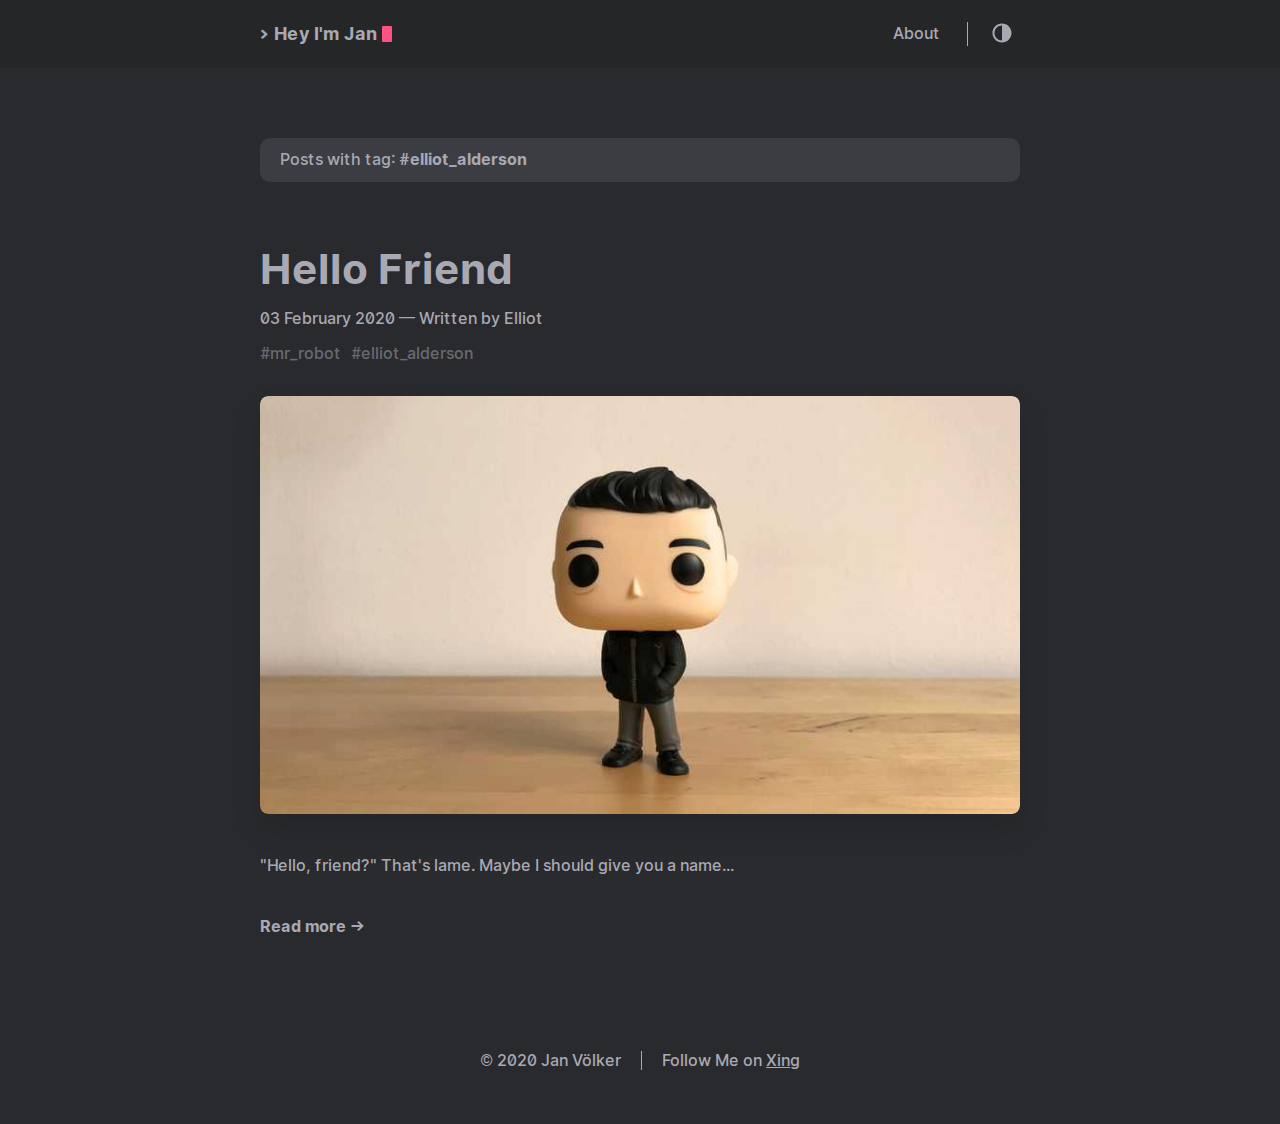
<file: tag/elliot-alderson/index.html>
<!DOCTYPE html><html lang="en"><head><meta charSet="utf-8"/><meta http-equiv="x-ua-compatible" content="ie=edge"/><meta name="viewport" content="width=device-width, initial-scale=1, shrink-to-fit=no"/><style data-href="/styles.ecedd326101b31441eba.css">.icon-module--root--aZeph{display:inline-flex;align-items:center;justify-content:center}.icon-module--icon--1ihz7{fill:currentColor}.icon-module--label--fHC-f{position:relative;display:inline-block;margin-left:4px;line-height:1}.menu-module--mobileMenuContainer--T9wTN{display:none}@media (max-width:683px){.menu-module--mobileMenuContainer--T9wTN{display:flex}}.menu-module--desktopMenuContainer--3iXKR{display:block}@media (max-width:683px){.menu-module--desktopMenuContainer--3iXKR{display:none}}.menu-module--menu--dd4-Y{display:flex;flex:0 0 auto;align-items:center;justify-content:flex-start;max-width:100%;padding:0 15px;list-style:none;border-right:1px solid;margin:0 18px 0 auto}.menu-module--menu--dd4-Y li{margin:0 12px}.menu-module--menuTrigger--32seM{margin-right:10px;padding:0;line-height:0;background:none;color:inherit;border:none;box-shadow:none;outline:none;-webkit-appearance:none;-moz-appearance:none;appearance:none;cursor:pointer}.menu-module--menu--dd4-Y a{display:inline-block;margin-right:15px;text-decoration:none}.menu-module--menu--dd4-Y a:last-of-type{margin-right:0}.menu-module--mobileMenu--2VGmR{position:absolute;top:0;right:0;flex-direction:column;align-items:flex-start;background:#fafafa;margin:0;padding:0;text-align:left;list-style:none;border-radius:5px;overflow:hidden;z-index:99}.dark-theme .menu-module--mobileMenu--2VGmR{background:#252627}.menu-module--mobileMenu--2VGmR li{margin:0;white-space:nowrap}.menu-module--mobileMenu--2VGmR li a{display:block;padding:10px 15px}.menu-module--mobileMenuOverlay--2RcSs{position:fixed;top:0;bottom:0;left:0;right:0;background:rgba(0,0,0,.2);z-index:10}.menu-module--themeToggle--2E8ye{line-height:0;padding:0 5px}.menu-module--subMenuTrigger--1crdm,.menu-module--themeToggle--2E8ye{background:none;color:inherit;border:none;box-shadow:none;-webkit-appearance:none;-moz-appearance:none;appearance:none;outline:none}.menu-module--subMenuTrigger--1crdm{font-size:inherit;font-weight:inherit;margin:0 12px;padding:0;cursor:pointer}.menu-module--subMenu--3Rgj_{position:absolute;max-width:300px;background:#fafafa;box-shadow:0 8px 20px rgba(0,0,0,.12);margin:0;padding:5px;list-style:none;border-radius:5px;top:35px;right:70px;overflow:hidden;z-index:99}.dark-theme .menu-module--subMenu--3Rgj_{background:#3b3d42}.menu-module--subMenu--3Rgj_ li{text-align:left;margin:0;white-space:nowrap}.menu-module--subMenu--3Rgj_ li a{padding:10px}.menu-module--subMenu--3Rgj_ li:hover{background:rgba(0,0,0,.05);border-radius:3px;cursor:pointer}.dark-theme .menu-module--subMenu--3Rgj_ li:hover{background:rgba(0,0,0,.15)}.menu-module--subMenuOverlay--3TQRy{position:fixed;top:0;bottom:0;left:0;right:0;z-index:-1}.menu-module--menuArrow--1COMf{display:inline-block;font-family:Inter UI;margin-left:5px;transform:rotate(90deg)}.header-module--header--tFeG9{background:#fafafa;display:flex;align-items:center;justify-content:space-between;position:relative;padding:20px}.dark-theme .header-module--header--tFeG9{background:#252627}.header-module--header--tFeG9 a{text-decoration:none}.header-module--inner--7ao1M{justify-content:space-between;margin:0 auto;width:760px;max-width:100%}.header-module--inner--7ao1M,.header-module--logo--2kX-3{display:flex;align-items:center}.header-module--logo--2kX-3{text-decoration:none;font-weight:700}.header-module--logo--2kX-3 img{height:44px}.header-module--mark--J6C0c{margin-right:5px}.header-module--cursor--33Aoa{display:inline-block;width:10px;height:1rem;background:#fe5186;margin-left:5px;border-radius:1px;-webkit-animation:header-module--cursor--33Aoa 1s infinite;animation:header-module--cursor--33Aoa 1s infinite}.header-module--mark--J6C0c,.header-module--text--3UAQj{font-size:18px}.header-module--right--1Zeb6{display:flex;position:relative}@-webkit-keyframes header-module--cursor--33Aoa{0%{opacity:0}50%{opacity:1}to{opacity:0}}@keyframes header-module--cursor--33Aoa{0%{opacity:0}50%{opacity:1}to{opacity:0}}@font-face{font-family:Inter UI;font-style:normal;font-weight:400;src:url(/static/Inter-UI-Regular-ecf7c639683dfcb4868861e0c613c455.woff) format("woff")}@font-face{font-family:Inter UI;font-style:italic;font-weight:400;src:url(/static/Inter-UI-Italic-bcf654c7bea165e9dae257206c5521ad.woff) format("woff")}@font-face{font-family:Inter UI;font-style:normal;font-weight:600;src:url(/static/Inter-UI-Medium-48dfecfe37de0ef8f0e2c2d2e6992e9c.woff) format("woff")}@font-face{font-family:Inter UI;font-style:italic;font-weight:600;src:url(/static/Inter-UI-MediumItalic-a9eddc92c84c5f78fba1cb7d7833d31c.woff) format("woff")}@font-face{font-family:Inter UI;font-style:normal;font-weight:800;src:url(/static/Inter-UI-Bold-e2158f600a4b0175b73dfefb0d2fe8f8.woff) format("woff")}@font-face{font-family:Inter UI;font-style:italic;font-weight:800;src:url(/static/Inter-UI-BoldItalic-dbe4ec1d26d41331c91550939a7fd27f.woff) format("woff")}pre[class*=language-],pre[class*=language-]>code{color:#a9a9b3;background:none;font-family:Consolas,Monaco,Andale Mono,Ubuntu Mono,monospace;text-align:left;white-space:pre;word-spacing:normal;word-break:normal;word-wrap:normal;line-height:1.5;-moz-tab-size:4;-o-tab-size:4;tab-size:4;-webkit-hyphens:none;-ms-hyphens:none;hyphens:none}pre[class*=language-]{padding:1em;margin:.5em 0;overflow:auto;background:#1a1a1d!important;border-radius:8px}.token.block-comment,.token.cdata,.token.comment,.token.doctype,.token.prolog{color:hsla(0,0%,100%,.35)}.token.punctuation{color:#a9a9b3}.token.attr-name,.token.deleted,.token.namespace,.token.tag{color:#e2777a}.token.function-name{color:#6196cc}.token.boolean,.token.function,.token.number{color:#f08d49}.token.class-name,.token.constant,.token.property,.token.symbol{color:#f8c555}.token.atrule,.token.builtin,.token.important,.token.keyword,.token.selector{color:#cc99cd}.token.attr-value,.token.char,.token.regex,.token.string,.token.variable{color:#7ec699}.token.entity,.token.operator,.token.url{color:#67cdcc}.token.bold,.token.important{font-weight:700}.token.italic{font-style:italic}.token.entity{cursor:help}.token.inserted{color:green}pre[class*=language-].line-numbers{position:relative;padding-left:65px;counter-reset:linenumber}pre[class*=language-].line-numbers>code{position:relative;white-space:inherit}.line-numbers .line-numbers-rows{position:absolute;pointer-events:none;top:1em;font-size:100%;left:5px!important;width:3em!important;letter-spacing:-1px;border-right:1px solid;opacity:.5;-webkit-user-select:none;-moz-user-select:none;-ms-user-select:none;user-select:none}.line-numbers-rows>span{pointer-events:none;display:block;counter-increment:linenumber}.line-numbers-rows>span:before{content:counter(linenumber);color:#999;display:block;padding-right:.8em;text-align:right}div.code-toolbar{position:relative}div.code-toolbar>.toolbar{position:absolute;top:.3em;right:.2em;transition:opacity .3s ease-in-out;opacity:0}div.code-toolbar:hover>.toolbar{opacity:1}div.code-toolbar>.toolbar .toolbar-item{display:inline-block}div.code-toolbar>.toolbar a{cursor:pointer}div.code-toolbar>.toolbar button{background:none;border:0;color:inherit;font:inherit;line-height:normal;overflow:visible;padding:0;-webkit-user-select:none;-moz-user-select:none;-ms-user-select:none}div.code-toolbar>.toolbar a,div.code-toolbar>.toolbar button,div.code-toolbar>.toolbar span{color:#bbb;font-size:.8em;padding:0 .5em;background:#f5f2f0;background:hsla(0,0%,87.8%,.2);box-shadow:0 2px 0 0 rgba(0,0,0,.2);border-radius:.5em}div.code-toolbar>.toolbar a:focus,div.code-toolbar>.toolbar a:hover,div.code-toolbar>.toolbar button:focus,div.code-toolbar>.toolbar button:hover,div.code-toolbar>.toolbar span:focus,div.code-toolbar>.toolbar span:hover{color:inherit;text-decoration:none}.command-line-prompt{border-right:1px solid #999;display:block;float:left;font-size:100%;letter-spacing:-1px;margin-right:1em;pointer-events:none;-webkit-user-select:none;-moz-user-select:none;-ms-user-select:none;user-select:none}.command-line-prompt>span:before{color:#999;content:" ";display:block;padding-right:.8em}.command-line-prompt>span[data-user]:before{content:"[" attr(data-user) "@" attr(data-host) "] $"}.command-line-prompt>span[data-user=root]:before{content:"[" attr(data-user) "@" attr(data-host) "] #"}.command-line-prompt>span[data-prompt]:before{content:attr(data-prompt)}html{box-sizing:border-box}*,:after,:before{box-sizing:inherit}body{margin:0;padding:0;font-family:Inter UI,-apple-system,BlinkMacSystemFont,Roboto,Segoe UI,Helvetica,Arial,sans-serif;font-size:1rem;font-weight:600;line-height:1.54;background-color:#fff;color:#222;text-rendering:optimizeLegibility;-webkit-font-smoothing:antialiased;font-feature-settings:"liga","tnum","case","calt","zero","ss01","locl";-webkit-overflow-scrolling:touch;-webkit-text-size-adjust:100%}@media (max-width:683px){body{font-size:1rem}}body.dark-theme{background-color:#292a2d;color:#a9a9b3}h1,h2,h3,h4,h5,h6{display:flex;align-items:center;line-height:1.3}h1{font-size:2.625rem}h2{font-size:1.625rem}h3{font-size:1.375rem}h4{font-size:1.125rem}@media (max-width:683px){h1{font-size:2rem}h2{font-size:1.4rem}h3{font-size:1.15rem}h4{font-size:1.125rem}}a{color:inherit}img{display:block;max-width:100%}img.center,img.left{margin-right:auto}img.center,img.right{margin-left:auto}figure{display:table;max-width:100%;margin:25px 0}figure.center,figure.left{margin-right:auto}figure.center,figure.right{margin-left:auto}figure figcaption{font-size:14px;margin-top:5px;opacity:.8}figure figcaption.left{text-align:left}figure figcaption.center{text-align:center}figure figcaption.right{text-align:right}code{font-family:Consolas,Monaco,Andale Mono,Ubuntu Mono,monospace;font-feature-settings:normal;font-weight:400;background:#eaeaea;padding:1px 6px;margin:0 2px;border-radius:5px;font-size:.9rem}.dark-theme code{background:#3b3d42}pre{background:#1a1a1d;padding:20px;border-radius:8px;font-size:.9rem;overflow:auto}@media (max-width:683px){pre{white-space:pre-wrap;word-wrap:break-word}}pre code{background:none!important;color:#ccc;margin:0;padding:0;font-size:.9rem}blockquote{border-left:2px solid;margin:40px;padding:10px 20px}@media (max-width:683px){blockquote{margin:10px;padding:10px}}blockquote p:first-of-type{margin-top:0}blockquote p:last-of-type{margin-bottom:0}table{table-layout:fixed;border-collapse:collapse;width:100%;margin:40px 0;border-radius:5px}table,td,th{border:1px solid #222;padding:10px}.dark-theme table,.dark-theme td,.dark-theme th{border-color:#a9a9b3}th{background:#eaeaea}.dark-theme th{background:#3b3d42}ol,ul{margin-left:40px;padding:0}@media (max-width:683px){ol,ul{margin-left:20px}}ol ol{list-style-type:lower-alpha}button,input,textarea{font-family:Inter UI,-apple-system,BlinkMacSystemFont,Roboto,Segoe UI,Helvetica,Arial,sans-serif}.container{flex-direction:column;text-align:center}.container,.content{display:flex;justify-content:center}.content{flex-direction:column;flex:1 0 auto;align-items:center;margin:50px auto;width:100%;max-width:800px}@media (max-width:683px){.content{margin-top:0}}@media (max-width:899px){.content{max-width:660px}}hr{width:100%;border:none;background:#dcdcdc;height:1px}.dark-theme hr{background:#4a4b50}.infoBanner{text-align:left;margin:20px 0 40px;padding:10px 20px;border-radius:10px;width:calc(100% - 40px);background:#eaeaea}.dark-theme .infoBanner{background:#3b3d42}.infoBanner span{font-weight:700}.hidden{display:none}.embedVideo-container{position:relative;padding-bottom:56.25%;height:0;overflow:hidden}.embedVideo-container iframe{position:absolute;top:0;left:0;width:100%;height:100%;border:0}footer{font-size:1rem;text-align:center;margin-bottom:50px}@media (max-width:683px){footer{display:flex;flex-direction:column}}footer .footerCopyrights:not(:first-of-type){margin-left:20px;padding-left:20px;border-left:1px solid}@media (max-width:683px){footer .footerCopyrights:not(:first-of-type){margin:0;padding:0;border:none}}.navigation-module--navigation--3Zfju{display:flex;width:1024px;max-width:100%;margin:80px 0 40px}.navigation-module--button--28kp3,.navigation-module--navigation--3Zfju{align-items:center;justify-content:center}.navigation-module--button--28kp3{position:relative;display:inline-flex;background:#eaeaea;font-size:1rem;font-weight:700;border-radius:8px;max-width:40%;cursor:pointer;-webkit-appearance:none;-moz-appearance:none;appearance:none}.dark-theme .navigation-module--button--28kp3{background:#3b3d42}.navigation-module--button--28kp3+.navigation-module--button--28kp3{margin-left:10px}.navigation-module--button--28kp3 a{display:flex;padding:8px 16px;text-decoration:none}.navigation-module--button--28kp3 a,.navigation-module--buttonText--1Xod2{text-overflow:ellipsis;white-space:nowrap;overflow:hidden}.navigation-module--iconNext--3xyJ-{margin-left:8px}.navigation-module--iconPrev--23mg1{margin-right:8px}.post-module--post--28Mq2{width:100%;max-width:800px;text-align:left;padding:20px;margin:0 auto 20px}.post-module--post--28Mq2:not(:last-of-type){border-bottom:1px solid #dcdcdc}.dark-theme .post-module--post--28Mq2:not(:last-of-type){border-color:#4a4b50}@media (max-width:899px){.post-module--post--28Mq2{max-width:660px}}.post-module--post--28Mq2 h1{margin:0 0 10px}.post-module--post--28Mq2 img{border-radius:8px}.post-module--title--3XBo2 a{text-decoration:none}.post-module--coverImage--1GM7V{border-radius:8px;margin-bottom:40px;box-shadow:0 15px 30px rgba(0,0,0,.1)}.post-module--meta--3YtjE{font-size:1rem;margin-bottom:30px}.post-module--tags--3RbqF{margin-top:10px;opacity:.5}.post-module--tag--16U9p{margin-right:10px}.post-module--readMore--3zWML,.post-module--tag--16U9p{display:inline-block}.post-module--readMore--3zWML{text-decoration:none;font-weight:700;margin:20px 0;font-size:1rem}.post-module--postContent--1bfnt{position:relative}</style><meta name="generator" content="Gatsby 2.24.66"/><title data-react-helmet="true">Jan Völker</title><meta data-react-helmet="true" name="description" content="Meine persönliche Website."/><meta data-react-helmet="true" property="og:title" content="Jan Völker"/><meta data-react-helmet="true" property="og:description" content="Meine persönliche Website."/><meta data-react-helmet="true" property="og:type" content="website"/><meta data-react-helmet="true" name="twitter:card" content="summary"/><meta data-react-helmet="true" name="twitter:title" content="Jan Völker"/><meta data-react-helmet="true" name="twitter:description" content="Meine persönliche Website."/><meta data-react-helmet="true" name="twitter:creator" content="@janvoelker"/><meta data-react-helmet="true" name="keywords" content="gatsby, minimal, starter, blog, theme, dark, light, personal site"/><link rel="icon" href="/favicon-32x32.png?v=20d2ef53a71d2dd13985c679b0f8e708" type="image/png"/><link rel="manifest" href="/manifest.webmanifest" crossorigin="anonymous"/><meta name="theme-color" content="#292a2d"/><link rel="apple-touch-icon" sizes="48x48" href="/icons/icon-48x48.png?v=20d2ef53a71d2dd13985c679b0f8e708"/><link rel="apple-touch-icon" sizes="72x72" href="/icons/icon-72x72.png?v=20d2ef53a71d2dd13985c679b0f8e708"/><link rel="apple-touch-icon" sizes="96x96" href="/icons/icon-96x96.png?v=20d2ef53a71d2dd13985c679b0f8e708"/><link rel="apple-touch-icon" sizes="144x144" href="/icons/icon-144x144.png?v=20d2ef53a71d2dd13985c679b0f8e708"/><link rel="apple-touch-icon" sizes="192x192" href="/icons/icon-192x192.png?v=20d2ef53a71d2dd13985c679b0f8e708"/><link rel="apple-touch-icon" sizes="256x256" href="/icons/icon-256x256.png?v=20d2ef53a71d2dd13985c679b0f8e708"/><link rel="apple-touch-icon" sizes="384x384" href="/icons/icon-384x384.png?v=20d2ef53a71d2dd13985c679b0f8e708"/><link rel="apple-touch-icon" sizes="512x512" href="/icons/icon-512x512.png?v=20d2ef53a71d2dd13985c679b0f8e708"/><link as="script" rel="preload" href="/webpack-runtime-89828ccb762946466134.js"/><link as="script" rel="preload" href="/framework-de237a875aa45b276a9d.js"/><link as="script" rel="preload" href="/app-7ae72b1b0898654e4cb6.js"/><link as="script" rel="preload" href="/styles-407fe62976dc5310c43e.js"/><link as="script" rel="preload" href="/commons-eade70a5a147a292cbb4.js"/><link as="script" rel="preload" href="/23c3d3a3a2879427593569aafa02d04d4d5b9e2a-1496849b992a3062ed47.js"/><link as="script" rel="preload" href="/component---src-templates-tags-js-441afca5a1ac0a103b00.js"/><link as="fetch" rel="preload" href="/page-data/tag/elliot-alderson/page-data.json" crossorigin="anonymous"/><link as="fetch" rel="preload" href="/page-data/sq/d/1425477374.json" crossorigin="anonymous"/><link as="fetch" rel="preload" href="/page-data/sq/d/3128451518.json" crossorigin="anonymous"/><link as="fetch" rel="preload" href="/page-data/app-data.json" crossorigin="anonymous"/></head><body class="dark-theme"><div id="___gatsby"><div style="outline:none" tabindex="-1" id="gatsby-focus-wrapper"><div class="container"><header class="header-module--header--tFeG9"><div class="header-module--inner--7ao1M"><a href="/"><div class="header-module--logo--2kX-3"><span class="header-module--mark--J6C0c">&gt;</span><span class="header-module--text--3UAQj">Hey I&#x27;m Jan</span><span class="header-module--cursor--33Aoa"></span></div></a><span class="header-module--right--1Zeb6"><div class="menu-module--mobileMenuContainer--T9wTN"><button class="menu-module--menuTrigger--32seM" style="color:inherit" type="button" aria-label="Menu"><span class="icon-module--root--aZeph" style="cursor:pointer" role="figure"><svg version="1.1" width="24" height="24" viewBox="0 0 48 48" xmlns="http://www.w3.org/2000/svg"><path d="M4 34H40V30H4V34ZM4 24H40V20H4V24ZM4 10V14H40V10H4Z" class="icon-module--icon--1ihz7"></path></svg></span></button></div><div class="menu-module--desktopMenuContainer--3iXKR"><ul class="menu-module--menu--dd4-Y"><li><a href="/about">About</a></li></ul></div><button class="menu-module--themeToggle--2E8ye" type="button" aria-label="Theme toggle"><span class="icon-module--root--aZeph" style="cursor:pointer" role="figure"><svg version="1.1" width="24" height="24" viewBox="0 0 48 48" xmlns="http://www.w3.org/2000/svg"><path d="M22 41C32.4934 41 41 32.4934 41 22C41 11.5066 32.4934 3 22
3C11.5066 3 3 11.5066 3 22C3 32.4934 11.5066 41 22 41ZM7 22C7
13.7157 13.7157 7 22 7V37C13.7157 37 7 30.2843 7 22Z" class="icon-module--icon--1ihz7"></path></svg></span></button></span></div></header><div class="content"><div class="infoBanner">Posts with tag: <span>#<!-- -->elliot_alderson</span></div><div class="post-module--post--28Mq2"><div class="post-module--postContent--1bfnt"><h1 class="post-module--title--3XBo2"><a href="/hello">Hello Friend</a></h1><div class="post-module--meta--3YtjE">03 February 2020<!-- --> <!-- -->— Written by <!-- -->Elliot<div class="post-module--tags--3RbqF"><a href="/tag/mr-robot/"><span class="post-module--tag--16U9p">#<!-- -->mr_robot</span></a><a href="/tag/elliot-alderson/"><span class="post-module--tag--16U9p">#<!-- -->elliot_alderson</span></a></div></div><div class="post-module--coverImage--1GM7V gatsby-image-wrapper" style="position:relative;overflow:hidden"><div aria-hidden="true" style="width:100%;padding-bottom:55%"></div><img aria-hidden="true" src="[data-uri]" alt="" style="position:absolute;top:0;left:0;width:100%;height:100%;object-fit:cover;object-position:center;opacity:1;transition-delay:500ms"/><noscript><picture><source srcset="/static/6871f6b27b75646eb567bc25cd7d7d24/f836f/hello.jpg 200w,
/static/6871f6b27b75646eb567bc25cd7d7d24/2244e/hello.jpg 400w,
/static/6871f6b27b75646eb567bc25cd7d7d24/14b42/hello.jpg 800w,
/static/6871f6b27b75646eb567bc25cd7d7d24/47498/hello.jpg 1200w" sizes="(max-width: 800px) 100vw, 800px" /><img loading="lazy" sizes="(max-width: 800px) 100vw, 800px" srcset="/static/6871f6b27b75646eb567bc25cd7d7d24/f836f/hello.jpg 200w,
/static/6871f6b27b75646eb567bc25cd7d7d24/2244e/hello.jpg 400w,
/static/6871f6b27b75646eb567bc25cd7d7d24/14b42/hello.jpg 800w,
/static/6871f6b27b75646eb567bc25cd7d7d24/47498/hello.jpg 1200w" src="/static/6871f6b27b75646eb567bc25cd7d7d24/14b42/hello.jpg" alt="" style="position:absolute;top:0;left:0;opacity:1;width:100%;height:100%;object-fit:cover;object-position:center"/></picture></noscript></div><p>&quot;Hello, friend?&quot; That&#x27;s lame. Maybe I should give you a name...</p><a class="post-module--readMore--3zWML" href="/hello">Read more →</a></div></div></div><footer><span class="footerCopyrights">© 2020 Jan Völker</span><span class="footerCopyrights">Follow Me on <a href="https://about:blank">Xing</a></span></footer></div></div><div id="gatsby-announcer" style="position:absolute;top:0;width:1px;height:1px;padding:0;overflow:hidden;clip:rect(0, 0, 0, 0);white-space:nowrap;border:0" aria-live="assertive" aria-atomic="true"></div></div><script id="gatsby-script-loader">/*<![CDATA[*/window.pagePath="/tag/elliot-alderson";/*]]>*/</script><script id="gatsby-chunk-mapping">/*<![CDATA[*/window.___chunkMapping={"polyfill":["/polyfill-2d069d8d80e7894666b5.js"],"app":["/app-7ae72b1b0898654e4cb6.js"],"component---src-pages-404-js":["/component---src-pages-404-js-376099c4d78d653dd7fc.js"],"component---src-templates-index-js":["/component---src-templates-index-js-3ac98b568bf41cff35cc.js"],"component---src-templates-page-js":["/component---src-templates-page-js-c7a446a030bb8270e9ab.js"],"component---src-templates-tags-js":["/component---src-templates-tags-js-441afca5a1ac0a103b00.js"]};/*]]>*/</script><script src="/polyfill-2d069d8d80e7894666b5.js" nomodule=""></script><script src="/component---src-templates-tags-js-441afca5a1ac0a103b00.js" async=""></script><script src="/23c3d3a3a2879427593569aafa02d04d4d5b9e2a-1496849b992a3062ed47.js" async=""></script><script src="/commons-eade70a5a147a292cbb4.js" async=""></script><script src="/styles-407fe62976dc5310c43e.js" async=""></script><script src="/app-7ae72b1b0898654e4cb6.js" async=""></script><script src="/framework-de237a875aa45b276a9d.js" async=""></script><script src="/webpack-runtime-89828ccb762946466134.js" async=""></script></body></html>
</file>
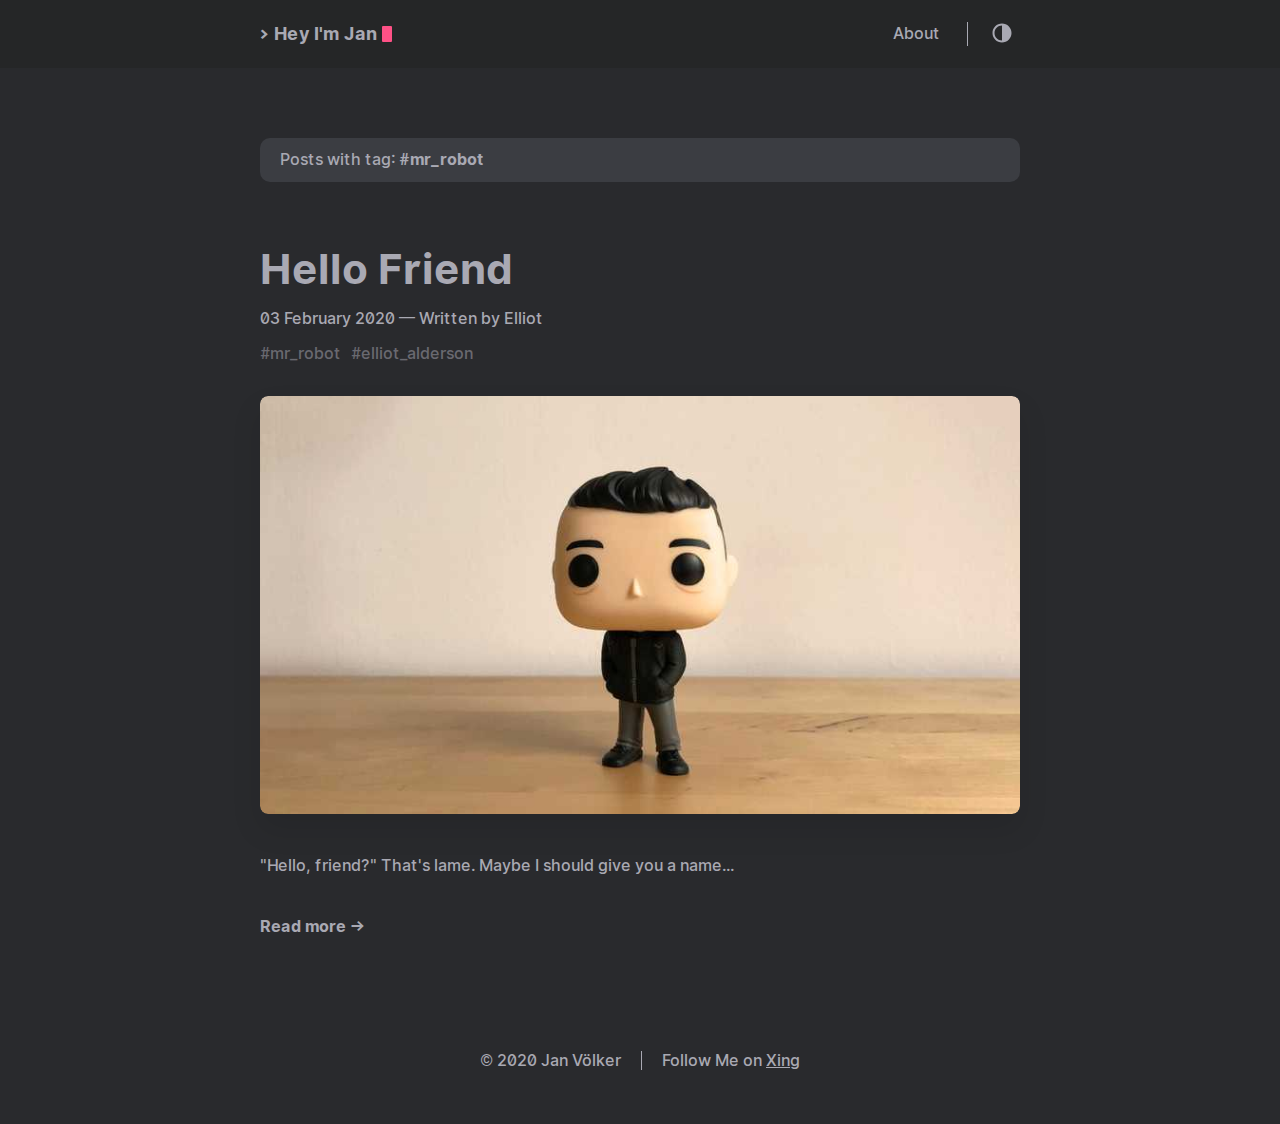
<file: tag/mr-robot/index.html>
<!DOCTYPE html><html lang="en"><head><meta charSet="utf-8"/><meta http-equiv="x-ua-compatible" content="ie=edge"/><meta name="viewport" content="width=device-width, initial-scale=1, shrink-to-fit=no"/><style data-href="/styles.ecedd326101b31441eba.css">.icon-module--root--aZeph{display:inline-flex;align-items:center;justify-content:center}.icon-module--icon--1ihz7{fill:currentColor}.icon-module--label--fHC-f{position:relative;display:inline-block;margin-left:4px;line-height:1}.menu-module--mobileMenuContainer--T9wTN{display:none}@media (max-width:683px){.menu-module--mobileMenuContainer--T9wTN{display:flex}}.menu-module--desktopMenuContainer--3iXKR{display:block}@media (max-width:683px){.menu-module--desktopMenuContainer--3iXKR{display:none}}.menu-module--menu--dd4-Y{display:flex;flex:0 0 auto;align-items:center;justify-content:flex-start;max-width:100%;padding:0 15px;list-style:none;border-right:1px solid;margin:0 18px 0 auto}.menu-module--menu--dd4-Y li{margin:0 12px}.menu-module--menuTrigger--32seM{margin-right:10px;padding:0;line-height:0;background:none;color:inherit;border:none;box-shadow:none;outline:none;-webkit-appearance:none;-moz-appearance:none;appearance:none;cursor:pointer}.menu-module--menu--dd4-Y a{display:inline-block;margin-right:15px;text-decoration:none}.menu-module--menu--dd4-Y a:last-of-type{margin-right:0}.menu-module--mobileMenu--2VGmR{position:absolute;top:0;right:0;flex-direction:column;align-items:flex-start;background:#fafafa;margin:0;padding:0;text-align:left;list-style:none;border-radius:5px;overflow:hidden;z-index:99}.dark-theme .menu-module--mobileMenu--2VGmR{background:#252627}.menu-module--mobileMenu--2VGmR li{margin:0;white-space:nowrap}.menu-module--mobileMenu--2VGmR li a{display:block;padding:10px 15px}.menu-module--mobileMenuOverlay--2RcSs{position:fixed;top:0;bottom:0;left:0;right:0;background:rgba(0,0,0,.2);z-index:10}.menu-module--themeToggle--2E8ye{line-height:0;padding:0 5px}.menu-module--subMenuTrigger--1crdm,.menu-module--themeToggle--2E8ye{background:none;color:inherit;border:none;box-shadow:none;-webkit-appearance:none;-moz-appearance:none;appearance:none;outline:none}.menu-module--subMenuTrigger--1crdm{font-size:inherit;font-weight:inherit;margin:0 12px;padding:0;cursor:pointer}.menu-module--subMenu--3Rgj_{position:absolute;max-width:300px;background:#fafafa;box-shadow:0 8px 20px rgba(0,0,0,.12);margin:0;padding:5px;list-style:none;border-radius:5px;top:35px;right:70px;overflow:hidden;z-index:99}.dark-theme .menu-module--subMenu--3Rgj_{background:#3b3d42}.menu-module--subMenu--3Rgj_ li{text-align:left;margin:0;white-space:nowrap}.menu-module--subMenu--3Rgj_ li a{padding:10px}.menu-module--subMenu--3Rgj_ li:hover{background:rgba(0,0,0,.05);border-radius:3px;cursor:pointer}.dark-theme .menu-module--subMenu--3Rgj_ li:hover{background:rgba(0,0,0,.15)}.menu-module--subMenuOverlay--3TQRy{position:fixed;top:0;bottom:0;left:0;right:0;z-index:-1}.menu-module--menuArrow--1COMf{display:inline-block;font-family:Inter UI;margin-left:5px;transform:rotate(90deg)}.header-module--header--tFeG9{background:#fafafa;display:flex;align-items:center;justify-content:space-between;position:relative;padding:20px}.dark-theme .header-module--header--tFeG9{background:#252627}.header-module--header--tFeG9 a{text-decoration:none}.header-module--inner--7ao1M{justify-content:space-between;margin:0 auto;width:760px;max-width:100%}.header-module--inner--7ao1M,.header-module--logo--2kX-3{display:flex;align-items:center}.header-module--logo--2kX-3{text-decoration:none;font-weight:700}.header-module--logo--2kX-3 img{height:44px}.header-module--mark--J6C0c{margin-right:5px}.header-module--cursor--33Aoa{display:inline-block;width:10px;height:1rem;background:#fe5186;margin-left:5px;border-radius:1px;-webkit-animation:header-module--cursor--33Aoa 1s infinite;animation:header-module--cursor--33Aoa 1s infinite}.header-module--mark--J6C0c,.header-module--text--3UAQj{font-size:18px}.header-module--right--1Zeb6{display:flex;position:relative}@-webkit-keyframes header-module--cursor--33Aoa{0%{opacity:0}50%{opacity:1}to{opacity:0}}@keyframes header-module--cursor--33Aoa{0%{opacity:0}50%{opacity:1}to{opacity:0}}@font-face{font-family:Inter UI;font-style:normal;font-weight:400;src:url(/static/Inter-UI-Regular-ecf7c639683dfcb4868861e0c613c455.woff) format("woff")}@font-face{font-family:Inter UI;font-style:italic;font-weight:400;src:url(/static/Inter-UI-Italic-bcf654c7bea165e9dae257206c5521ad.woff) format("woff")}@font-face{font-family:Inter UI;font-style:normal;font-weight:600;src:url(/static/Inter-UI-Medium-48dfecfe37de0ef8f0e2c2d2e6992e9c.woff) format("woff")}@font-face{font-family:Inter UI;font-style:italic;font-weight:600;src:url(/static/Inter-UI-MediumItalic-a9eddc92c84c5f78fba1cb7d7833d31c.woff) format("woff")}@font-face{font-family:Inter UI;font-style:normal;font-weight:800;src:url(/static/Inter-UI-Bold-e2158f600a4b0175b73dfefb0d2fe8f8.woff) format("woff")}@font-face{font-family:Inter UI;font-style:italic;font-weight:800;src:url(/static/Inter-UI-BoldItalic-dbe4ec1d26d41331c91550939a7fd27f.woff) format("woff")}pre[class*=language-],pre[class*=language-]>code{color:#a9a9b3;background:none;font-family:Consolas,Monaco,Andale Mono,Ubuntu Mono,monospace;text-align:left;white-space:pre;word-spacing:normal;word-break:normal;word-wrap:normal;line-height:1.5;-moz-tab-size:4;-o-tab-size:4;tab-size:4;-webkit-hyphens:none;-ms-hyphens:none;hyphens:none}pre[class*=language-]{padding:1em;margin:.5em 0;overflow:auto;background:#1a1a1d!important;border-radius:8px}.token.block-comment,.token.cdata,.token.comment,.token.doctype,.token.prolog{color:hsla(0,0%,100%,.35)}.token.punctuation{color:#a9a9b3}.token.attr-name,.token.deleted,.token.namespace,.token.tag{color:#e2777a}.token.function-name{color:#6196cc}.token.boolean,.token.function,.token.number{color:#f08d49}.token.class-name,.token.constant,.token.property,.token.symbol{color:#f8c555}.token.atrule,.token.builtin,.token.important,.token.keyword,.token.selector{color:#cc99cd}.token.attr-value,.token.char,.token.regex,.token.string,.token.variable{color:#7ec699}.token.entity,.token.operator,.token.url{color:#67cdcc}.token.bold,.token.important{font-weight:700}.token.italic{font-style:italic}.token.entity{cursor:help}.token.inserted{color:green}pre[class*=language-].line-numbers{position:relative;padding-left:65px;counter-reset:linenumber}pre[class*=language-].line-numbers>code{position:relative;white-space:inherit}.line-numbers .line-numbers-rows{position:absolute;pointer-events:none;top:1em;font-size:100%;left:5px!important;width:3em!important;letter-spacing:-1px;border-right:1px solid;opacity:.5;-webkit-user-select:none;-moz-user-select:none;-ms-user-select:none;user-select:none}.line-numbers-rows>span{pointer-events:none;display:block;counter-increment:linenumber}.line-numbers-rows>span:before{content:counter(linenumber);color:#999;display:block;padding-right:.8em;text-align:right}div.code-toolbar{position:relative}div.code-toolbar>.toolbar{position:absolute;top:.3em;right:.2em;transition:opacity .3s ease-in-out;opacity:0}div.code-toolbar:hover>.toolbar{opacity:1}div.code-toolbar>.toolbar .toolbar-item{display:inline-block}div.code-toolbar>.toolbar a{cursor:pointer}div.code-toolbar>.toolbar button{background:none;border:0;color:inherit;font:inherit;line-height:normal;overflow:visible;padding:0;-webkit-user-select:none;-moz-user-select:none;-ms-user-select:none}div.code-toolbar>.toolbar a,div.code-toolbar>.toolbar button,div.code-toolbar>.toolbar span{color:#bbb;font-size:.8em;padding:0 .5em;background:#f5f2f0;background:hsla(0,0%,87.8%,.2);box-shadow:0 2px 0 0 rgba(0,0,0,.2);border-radius:.5em}div.code-toolbar>.toolbar a:focus,div.code-toolbar>.toolbar a:hover,div.code-toolbar>.toolbar button:focus,div.code-toolbar>.toolbar button:hover,div.code-toolbar>.toolbar span:focus,div.code-toolbar>.toolbar span:hover{color:inherit;text-decoration:none}.command-line-prompt{border-right:1px solid #999;display:block;float:left;font-size:100%;letter-spacing:-1px;margin-right:1em;pointer-events:none;-webkit-user-select:none;-moz-user-select:none;-ms-user-select:none;user-select:none}.command-line-prompt>span:before{color:#999;content:" ";display:block;padding-right:.8em}.command-line-prompt>span[data-user]:before{content:"[" attr(data-user) "@" attr(data-host) "] $"}.command-line-prompt>span[data-user=root]:before{content:"[" attr(data-user) "@" attr(data-host) "] #"}.command-line-prompt>span[data-prompt]:before{content:attr(data-prompt)}html{box-sizing:border-box}*,:after,:before{box-sizing:inherit}body{margin:0;padding:0;font-family:Inter UI,-apple-system,BlinkMacSystemFont,Roboto,Segoe UI,Helvetica,Arial,sans-serif;font-size:1rem;font-weight:600;line-height:1.54;background-color:#fff;color:#222;text-rendering:optimizeLegibility;-webkit-font-smoothing:antialiased;font-feature-settings:"liga","tnum","case","calt","zero","ss01","locl";-webkit-overflow-scrolling:touch;-webkit-text-size-adjust:100%}@media (max-width:683px){body{font-size:1rem}}body.dark-theme{background-color:#292a2d;color:#a9a9b3}h1,h2,h3,h4,h5,h6{display:flex;align-items:center;line-height:1.3}h1{font-size:2.625rem}h2{font-size:1.625rem}h3{font-size:1.375rem}h4{font-size:1.125rem}@media (max-width:683px){h1{font-size:2rem}h2{font-size:1.4rem}h3{font-size:1.15rem}h4{font-size:1.125rem}}a{color:inherit}img{display:block;max-width:100%}img.center,img.left{margin-right:auto}img.center,img.right{margin-left:auto}figure{display:table;max-width:100%;margin:25px 0}figure.center,figure.left{margin-right:auto}figure.center,figure.right{margin-left:auto}figure figcaption{font-size:14px;margin-top:5px;opacity:.8}figure figcaption.left{text-align:left}figure figcaption.center{text-align:center}figure figcaption.right{text-align:right}code{font-family:Consolas,Monaco,Andale Mono,Ubuntu Mono,monospace;font-feature-settings:normal;font-weight:400;background:#eaeaea;padding:1px 6px;margin:0 2px;border-radius:5px;font-size:.9rem}.dark-theme code{background:#3b3d42}pre{background:#1a1a1d;padding:20px;border-radius:8px;font-size:.9rem;overflow:auto}@media (max-width:683px){pre{white-space:pre-wrap;word-wrap:break-word}}pre code{background:none!important;color:#ccc;margin:0;padding:0;font-size:.9rem}blockquote{border-left:2px solid;margin:40px;padding:10px 20px}@media (max-width:683px){blockquote{margin:10px;padding:10px}}blockquote p:first-of-type{margin-top:0}blockquote p:last-of-type{margin-bottom:0}table{table-layout:fixed;border-collapse:collapse;width:100%;margin:40px 0;border-radius:5px}table,td,th{border:1px solid #222;padding:10px}.dark-theme table,.dark-theme td,.dark-theme th{border-color:#a9a9b3}th{background:#eaeaea}.dark-theme th{background:#3b3d42}ol,ul{margin-left:40px;padding:0}@media (max-width:683px){ol,ul{margin-left:20px}}ol ol{list-style-type:lower-alpha}button,input,textarea{font-family:Inter UI,-apple-system,BlinkMacSystemFont,Roboto,Segoe UI,Helvetica,Arial,sans-serif}.container{flex-direction:column;text-align:center}.container,.content{display:flex;justify-content:center}.content{flex-direction:column;flex:1 0 auto;align-items:center;margin:50px auto;width:100%;max-width:800px}@media (max-width:683px){.content{margin-top:0}}@media (max-width:899px){.content{max-width:660px}}hr{width:100%;border:none;background:#dcdcdc;height:1px}.dark-theme hr{background:#4a4b50}.infoBanner{text-align:left;margin:20px 0 40px;padding:10px 20px;border-radius:10px;width:calc(100% - 40px);background:#eaeaea}.dark-theme .infoBanner{background:#3b3d42}.infoBanner span{font-weight:700}.hidden{display:none}.embedVideo-container{position:relative;padding-bottom:56.25%;height:0;overflow:hidden}.embedVideo-container iframe{position:absolute;top:0;left:0;width:100%;height:100%;border:0}footer{font-size:1rem;text-align:center;margin-bottom:50px}@media (max-width:683px){footer{display:flex;flex-direction:column}}footer .footerCopyrights:not(:first-of-type){margin-left:20px;padding-left:20px;border-left:1px solid}@media (max-width:683px){footer .footerCopyrights:not(:first-of-type){margin:0;padding:0;border:none}}.navigation-module--navigation--3Zfju{display:flex;width:1024px;max-width:100%;margin:80px 0 40px}.navigation-module--button--28kp3,.navigation-module--navigation--3Zfju{align-items:center;justify-content:center}.navigation-module--button--28kp3{position:relative;display:inline-flex;background:#eaeaea;font-size:1rem;font-weight:700;border-radius:8px;max-width:40%;cursor:pointer;-webkit-appearance:none;-moz-appearance:none;appearance:none}.dark-theme .navigation-module--button--28kp3{background:#3b3d42}.navigation-module--button--28kp3+.navigation-module--button--28kp3{margin-left:10px}.navigation-module--button--28kp3 a{display:flex;padding:8px 16px;text-decoration:none}.navigation-module--button--28kp3 a,.navigation-module--buttonText--1Xod2{text-overflow:ellipsis;white-space:nowrap;overflow:hidden}.navigation-module--iconNext--3xyJ-{margin-left:8px}.navigation-module--iconPrev--23mg1{margin-right:8px}.post-module--post--28Mq2{width:100%;max-width:800px;text-align:left;padding:20px;margin:0 auto 20px}.post-module--post--28Mq2:not(:last-of-type){border-bottom:1px solid #dcdcdc}.dark-theme .post-module--post--28Mq2:not(:last-of-type){border-color:#4a4b50}@media (max-width:899px){.post-module--post--28Mq2{max-width:660px}}.post-module--post--28Mq2 h1{margin:0 0 10px}.post-module--post--28Mq2 img{border-radius:8px}.post-module--title--3XBo2 a{text-decoration:none}.post-module--coverImage--1GM7V{border-radius:8px;margin-bottom:40px;box-shadow:0 15px 30px rgba(0,0,0,.1)}.post-module--meta--3YtjE{font-size:1rem;margin-bottom:30px}.post-module--tags--3RbqF{margin-top:10px;opacity:.5}.post-module--tag--16U9p{margin-right:10px}.post-module--readMore--3zWML,.post-module--tag--16U9p{display:inline-block}.post-module--readMore--3zWML{text-decoration:none;font-weight:700;margin:20px 0;font-size:1rem}.post-module--postContent--1bfnt{position:relative}</style><meta name="generator" content="Gatsby 2.24.66"/><title data-react-helmet="true">Jan Völker</title><meta data-react-helmet="true" name="description" content="Meine persönliche Website."/><meta data-react-helmet="true" property="og:title" content="Jan Völker"/><meta data-react-helmet="true" property="og:description" content="Meine persönliche Website."/><meta data-react-helmet="true" property="og:type" content="website"/><meta data-react-helmet="true" name="twitter:card" content="summary"/><meta data-react-helmet="true" name="twitter:title" content="Jan Völker"/><meta data-react-helmet="true" name="twitter:description" content="Meine persönliche Website."/><meta data-react-helmet="true" name="twitter:creator" content="@janvoelker"/><meta data-react-helmet="true" name="keywords" content="gatsby, minimal, starter, blog, theme, dark, light, personal site"/><link rel="icon" href="/favicon-32x32.png?v=20d2ef53a71d2dd13985c679b0f8e708" type="image/png"/><link rel="manifest" href="/manifest.webmanifest" crossorigin="anonymous"/><meta name="theme-color" content="#292a2d"/><link rel="apple-touch-icon" sizes="48x48" href="/icons/icon-48x48.png?v=20d2ef53a71d2dd13985c679b0f8e708"/><link rel="apple-touch-icon" sizes="72x72" href="/icons/icon-72x72.png?v=20d2ef53a71d2dd13985c679b0f8e708"/><link rel="apple-touch-icon" sizes="96x96" href="/icons/icon-96x96.png?v=20d2ef53a71d2dd13985c679b0f8e708"/><link rel="apple-touch-icon" sizes="144x144" href="/icons/icon-144x144.png?v=20d2ef53a71d2dd13985c679b0f8e708"/><link rel="apple-touch-icon" sizes="192x192" href="/icons/icon-192x192.png?v=20d2ef53a71d2dd13985c679b0f8e708"/><link rel="apple-touch-icon" sizes="256x256" href="/icons/icon-256x256.png?v=20d2ef53a71d2dd13985c679b0f8e708"/><link rel="apple-touch-icon" sizes="384x384" href="/icons/icon-384x384.png?v=20d2ef53a71d2dd13985c679b0f8e708"/><link rel="apple-touch-icon" sizes="512x512" href="/icons/icon-512x512.png?v=20d2ef53a71d2dd13985c679b0f8e708"/><link as="script" rel="preload" href="/webpack-runtime-89828ccb762946466134.js"/><link as="script" rel="preload" href="/framework-de237a875aa45b276a9d.js"/><link as="script" rel="preload" href="/app-7ae72b1b0898654e4cb6.js"/><link as="script" rel="preload" href="/styles-407fe62976dc5310c43e.js"/><link as="script" rel="preload" href="/commons-eade70a5a147a292cbb4.js"/><link as="script" rel="preload" href="/23c3d3a3a2879427593569aafa02d04d4d5b9e2a-1496849b992a3062ed47.js"/><link as="script" rel="preload" href="/component---src-templates-tags-js-441afca5a1ac0a103b00.js"/><link as="fetch" rel="preload" href="/page-data/tag/mr-robot/page-data.json" crossorigin="anonymous"/><link as="fetch" rel="preload" href="/page-data/sq/d/1425477374.json" crossorigin="anonymous"/><link as="fetch" rel="preload" href="/page-data/sq/d/3128451518.json" crossorigin="anonymous"/><link as="fetch" rel="preload" href="/page-data/app-data.json" crossorigin="anonymous"/></head><body class="dark-theme"><div id="___gatsby"><div style="outline:none" tabindex="-1" id="gatsby-focus-wrapper"><div class="container"><header class="header-module--header--tFeG9"><div class="header-module--inner--7ao1M"><a href="/"><div class="header-module--logo--2kX-3"><span class="header-module--mark--J6C0c">&gt;</span><span class="header-module--text--3UAQj">Hey I&#x27;m Jan</span><span class="header-module--cursor--33Aoa"></span></div></a><span class="header-module--right--1Zeb6"><div class="menu-module--mobileMenuContainer--T9wTN"><button class="menu-module--menuTrigger--32seM" style="color:inherit" type="button" aria-label="Menu"><span class="icon-module--root--aZeph" style="cursor:pointer" role="figure"><svg version="1.1" width="24" height="24" viewBox="0 0 48 48" xmlns="http://www.w3.org/2000/svg"><path d="M4 34H40V30H4V34ZM4 24H40V20H4V24ZM4 10V14H40V10H4Z" class="icon-module--icon--1ihz7"></path></svg></span></button></div><div class="menu-module--desktopMenuContainer--3iXKR"><ul class="menu-module--menu--dd4-Y"><li><a href="/about">About</a></li></ul></div><button class="menu-module--themeToggle--2E8ye" type="button" aria-label="Theme toggle"><span class="icon-module--root--aZeph" style="cursor:pointer" role="figure"><svg version="1.1" width="24" height="24" viewBox="0 0 48 48" xmlns="http://www.w3.org/2000/svg"><path d="M22 41C32.4934 41 41 32.4934 41 22C41 11.5066 32.4934 3 22
3C11.5066 3 3 11.5066 3 22C3 32.4934 11.5066 41 22 41ZM7 22C7
13.7157 13.7157 7 22 7V37C13.7157 37 7 30.2843 7 22Z" class="icon-module--icon--1ihz7"></path></svg></span></button></span></div></header><div class="content"><div class="infoBanner">Posts with tag: <span>#<!-- -->mr_robot</span></div><div class="post-module--post--28Mq2"><div class="post-module--postContent--1bfnt"><h1 class="post-module--title--3XBo2"><a href="/hello">Hello Friend</a></h1><div class="post-module--meta--3YtjE">03 February 2020<!-- --> <!-- -->— Written by <!-- -->Elliot<div class="post-module--tags--3RbqF"><a href="/tag/mr-robot/"><span class="post-module--tag--16U9p">#<!-- -->mr_robot</span></a><a href="/tag/elliot-alderson/"><span class="post-module--tag--16U9p">#<!-- -->elliot_alderson</span></a></div></div><div class="post-module--coverImage--1GM7V gatsby-image-wrapper" style="position:relative;overflow:hidden"><div aria-hidden="true" style="width:100%;padding-bottom:55%"></div><img aria-hidden="true" src="[data-uri]" alt="" style="position:absolute;top:0;left:0;width:100%;height:100%;object-fit:cover;object-position:center;opacity:1;transition-delay:500ms"/><noscript><picture><source srcset="/static/6871f6b27b75646eb567bc25cd7d7d24/f836f/hello.jpg 200w,
/static/6871f6b27b75646eb567bc25cd7d7d24/2244e/hello.jpg 400w,
/static/6871f6b27b75646eb567bc25cd7d7d24/14b42/hello.jpg 800w,
/static/6871f6b27b75646eb567bc25cd7d7d24/47498/hello.jpg 1200w" sizes="(max-width: 800px) 100vw, 800px" /><img loading="lazy" sizes="(max-width: 800px) 100vw, 800px" srcset="/static/6871f6b27b75646eb567bc25cd7d7d24/f836f/hello.jpg 200w,
/static/6871f6b27b75646eb567bc25cd7d7d24/2244e/hello.jpg 400w,
/static/6871f6b27b75646eb567bc25cd7d7d24/14b42/hello.jpg 800w,
/static/6871f6b27b75646eb567bc25cd7d7d24/47498/hello.jpg 1200w" src="/static/6871f6b27b75646eb567bc25cd7d7d24/14b42/hello.jpg" alt="" style="position:absolute;top:0;left:0;opacity:1;width:100%;height:100%;object-fit:cover;object-position:center"/></picture></noscript></div><p>&quot;Hello, friend?&quot; That&#x27;s lame. Maybe I should give you a name...</p><a class="post-module--readMore--3zWML" href="/hello">Read more →</a></div></div></div><footer><span class="footerCopyrights">© 2020 Jan Völker</span><span class="footerCopyrights">Follow Me on <a href="https://about:blank">Xing</a></span></footer></div></div><div id="gatsby-announcer" style="position:absolute;top:0;width:1px;height:1px;padding:0;overflow:hidden;clip:rect(0, 0, 0, 0);white-space:nowrap;border:0" aria-live="assertive" aria-atomic="true"></div></div><script id="gatsby-script-loader">/*<![CDATA[*/window.pagePath="/tag/mr-robot";/*]]>*/</script><script id="gatsby-chunk-mapping">/*<![CDATA[*/window.___chunkMapping={"polyfill":["/polyfill-2d069d8d80e7894666b5.js"],"app":["/app-7ae72b1b0898654e4cb6.js"],"component---src-pages-404-js":["/component---src-pages-404-js-376099c4d78d653dd7fc.js"],"component---src-templates-index-js":["/component---src-templates-index-js-3ac98b568bf41cff35cc.js"],"component---src-templates-page-js":["/component---src-templates-page-js-c7a446a030bb8270e9ab.js"],"component---src-templates-tags-js":["/component---src-templates-tags-js-441afca5a1ac0a103b00.js"]};/*]]>*/</script><script src="/polyfill-2d069d8d80e7894666b5.js" nomodule=""></script><script src="/component---src-templates-tags-js-441afca5a1ac0a103b00.js" async=""></script><script src="/23c3d3a3a2879427593569aafa02d04d4d5b9e2a-1496849b992a3062ed47.js" async=""></script><script src="/commons-eade70a5a147a292cbb4.js" async=""></script><script src="/styles-407fe62976dc5310c43e.js" async=""></script><script src="/app-7ae72b1b0898654e4cb6.js" async=""></script><script src="/framework-de237a875aa45b276a9d.js" async=""></script><script src="/webpack-runtime-89828ccb762946466134.js" async=""></script></body></html>
</file>
